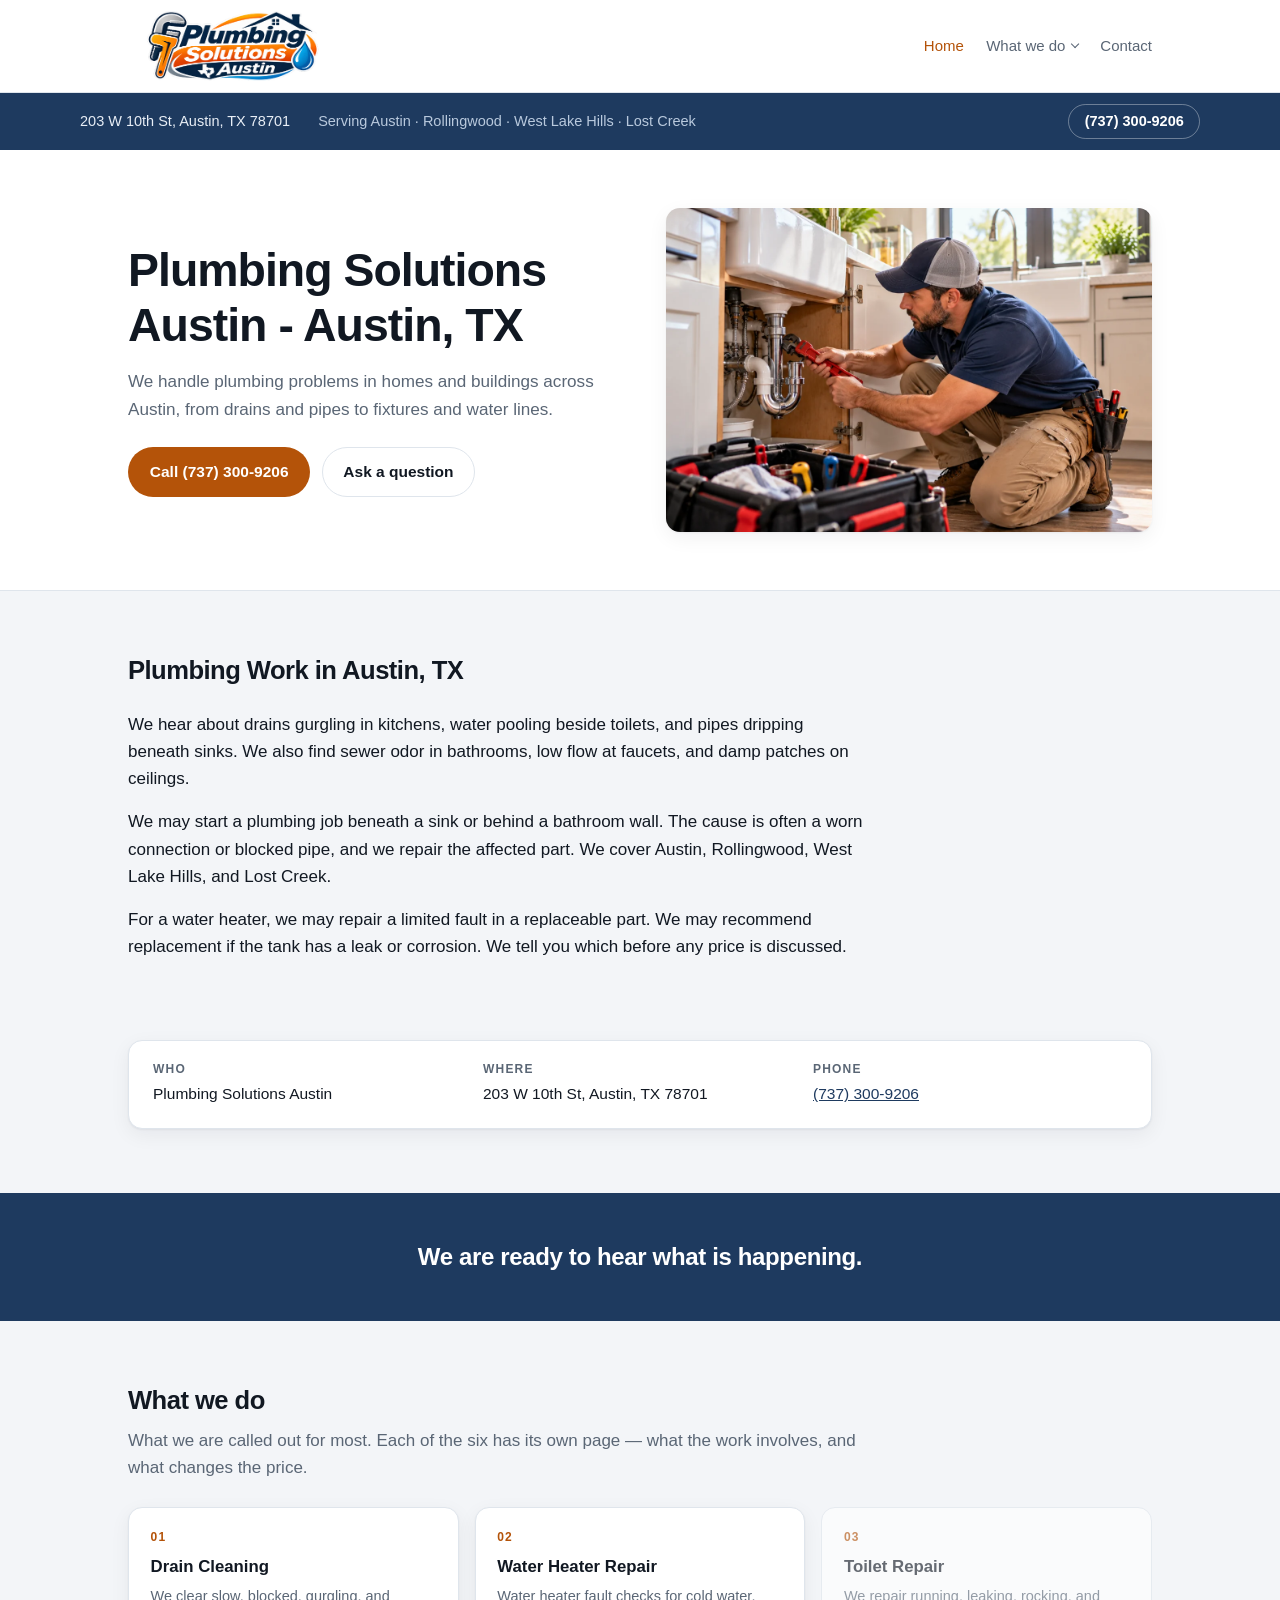
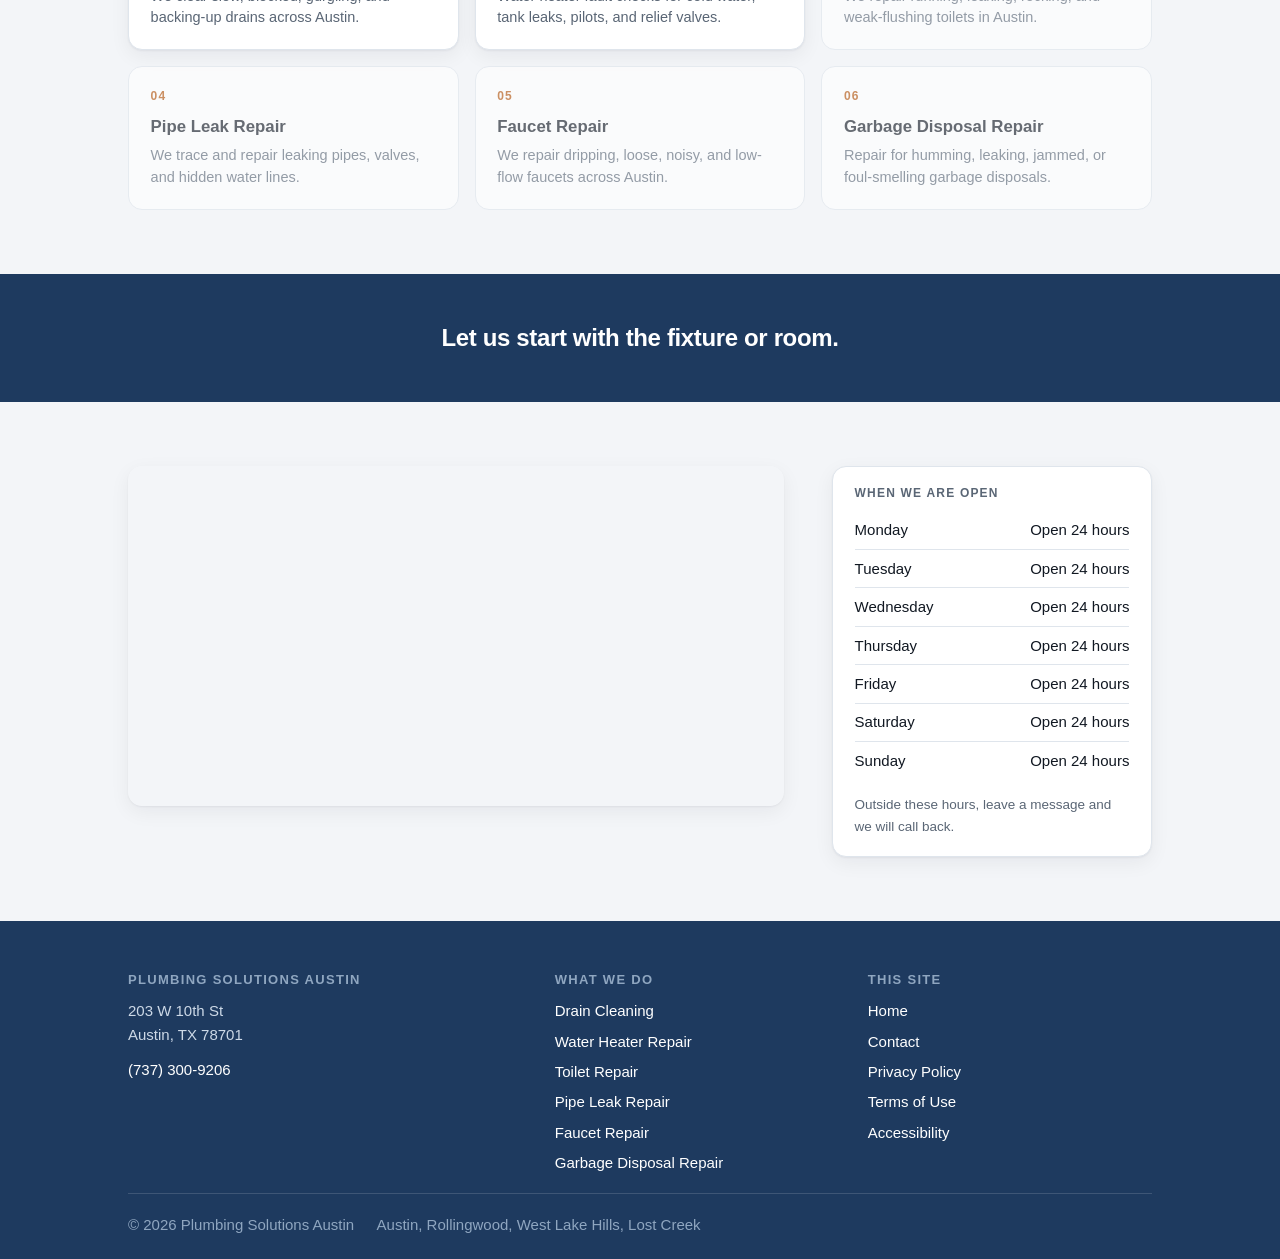
<file: index.html>
<!DOCTYPE html>
<html lang="en">
<head>
<meta charset="utf-8">
<meta name="viewport" content="width=device-width, initial-scale=1">
<title>Plumbing in Austin, TX | Plumbing Solutions Austin</title>
<meta name="description" content="Call Plumbing Solutions Austin for plumbing repairs and drain work in Austin, TX. We discuss the problem at your sink, toilet, or pipe before a visit.">
<link rel="canonical" href="https://plumbing-solutions-austin.9-s.org/">
<meta property="og:type" content="website">
<meta property="og:title" content="Plumbing in Austin, TX | Plumbing Solutions Austin">
<meta property="og:description" content="Call Plumbing Solutions Austin for plumbing repairs and drain work in Austin, TX. We discuss the problem at your sink, toilet, or pipe before a visit.">
<meta property="og:url" content="https://plumbing-solutions-austin.9-s.org/">
<link rel="stylesheet" href="assets/site.css">
<meta name="google-site-verification" content="5B3aSlZ11461Aj8Oc6dxyYfcKzrKTlEH2UmPnaOO7uw">
<script type="application/ld+json">{"@context":"https://schema.org","@type":"Plumber","name":"Plumbing Solutions Austin","url":"https://plumbing-solutions-austin.9-s.org/","address":{"@type":"PostalAddress","streetAddress":"203 W 10th St","addressLocality":"Austin","addressRegion":"TX","postalCode":"78701","addressCountry":"US"},"telephone":"(737) 300-9206","image":"https://plumbing-solutions-austin.9-s.org/assets/hero-2.webp","areaServed":["Austin","Rollingwood","West Lake Hills","Lost Creek"]}</script>
</head>
<body>

<a class="beacon-flag" href="#content">Skip to content</a>
<header class="beacon-masthead">
  <div class="beacon-shell beacon-masthead__row">
    <a class="beacon-brand" href="./">
      <img class="beacon-brand__mark" src="assets/logo.png" alt="Plumbing Solutions Austin">
    </a>
    <nav class="beacon-menu" aria-label="Main">
      <a href="./" aria-current="page">Home</a>
      <details class="beacon-trades">
      <summary>What we do</summary>
      <ul class="beacon-trades__list">
        <li class="beacon-trades__all"><a href="./#trades">Everything we do</a></li>
        <li><a href="drain-cleaning/">Drain Cleaning</a></li><li><a href="water-heater-repair/">Water Heater Repair</a></li><li><a href="toilet-repair/">Toilet Repair</a></li><li><a href="pipe-leak-repair/">Pipe Leak Repair</a></li><li><a href="faucet-repair/">Faucet Repair</a></li><li><a href="garbage-disposal-repair/">Garbage Disposal Repair</a></li>
      </ul>
    </details>
      <a href="contact/">Contact</a>
    </nav>
  </div>
</header>
<div class="beacon-strip"><div class="beacon-shell beacon-strip__row">
  <p class="beacon-strip__where">203 W 10th St, Austin, TX 78701</p>
  <p class="beacon-strip__open">Serving Austin · Rollingwood · West Lake Hills · Lost Creek</p>
  <a class="beacon-ring" href="tel:+17373009206">(737) 300-9206</a>
</div></div>
<main id="content">


<section class="beacon-banner"><div class="beacon-shell beacon-banner__row">
  
    <div class="beacon-banner__plate">
      <h1>Plumbing Solutions Austin - Austin, TX</h1>
      <p class="beacon-banner__said">We handle plumbing problems in homes and buildings across Austin, from drains and pipes to fixtures and water lines.</p>
      <p class="beacon-banner__acts">
        <a class="beacon-act beacon-act--solid" href="tel:+17373009206">Call (737) 300-9206</a>
        <a class="beacon-act beacon-act--hollow" href="contact/">Ask a question</a>
      </p>
    </div><div class="beacon-banner__plan">
      <img src="assets/hero-1.webp" width="1200" height="800"
           alt="A plumber kneeling at an open kitchen cabinet, turning a red pipe wrench on the waste pipe under the sink" loading="eager" fetchpriority="high" decoding="async">
    </div>
</div></section>

<section class="beacon-block"><div class="beacon-shell">
  <div class="beacon-block__lede">
    <h2>Plumbing Work in Austin, TX</h2>
  </div>
  <div class="beacon-prose">
      <p>We hear about drains gurgling in kitchens, water pooling beside toilets, and pipes dripping beneath sinks. We also find sewer odor in bathrooms, low flow at faucets, and damp patches on ceilings.</p>
      <p>We may start a plumbing job beneath a sink or behind a bathroom wall. The cause is often a worn connection or blocked pipe, and we repair the affected part. We cover Austin, Rollingwood, West Lake Hills, and Lost Creek.</p>
      <p>For a water heater, we may repair a limited fault in a replaceable part. We may recommend replacement if the tank has a leak or corrosion. We tell you which before any price is discussed.</p>
  </div>
</div></section>



<section class="beacon-facts"><div class="beacon-shell">
  <div class="beacon-preamble">
    <div class="beacon-preamble__col"><h2>Who</h2><p>Plumbing Solutions Austin</p></div>
    <div class="beacon-preamble__col"><h2>Where</h2><p>203 W 10th St, Austin, TX 78701</p></div>
    <div class="beacon-preamble__col"><h2>Phone</h2>
      <p><a href="tel:+17373009206">(737) 300-9206</a></p></div>
  </div>
</div></section>


<div class="beacon-divider"><div class="beacon-shell">
  <p>We are ready to hear what is happening.</p>
</div></div>

<section class="beacon-block" id="trades"><div class="beacon-shell">
  <div class="beacon-block__lede">
    <h2>What we do</h2>
    
    <p>What we are called out for most. Each of the six has its own page — what the work involves, and what changes the price.</p>

  </div>
  <ul class="beacon-tiles"><li class="beacon-trade"><a href="drain-cleaning/"><span class="beacon-trade__tally">01</span><span class="beacon-trade__name">Drain Cleaning</span><span class="beacon-trade__said">We clear slow, blocked, gurgling, and backing-up drains across Austin.</span></a></li><li class="beacon-trade"><a href="water-heater-repair/"><span class="beacon-trade__tally">02</span><span class="beacon-trade__name">Water Heater Repair</span><span class="beacon-trade__said">Water heater fault checks for cold water, tank leaks, pilots, and relief valves.</span></a></li><li class="beacon-trade beacon-trade--flat"><span><span class="beacon-trade__tally">03</span><span class="beacon-trade__name">Toilet Repair</span><span class="beacon-trade__said">We repair running, leaking, rocking, and weak-flushing toilets in Austin.</span></span></li><li class="beacon-trade beacon-trade--flat"><span><span class="beacon-trade__tally">04</span><span class="beacon-trade__name">Pipe Leak Repair</span><span class="beacon-trade__said">We trace and repair leaking pipes, valves, and hidden water lines.</span></span></li><li class="beacon-trade beacon-trade--flat"><span><span class="beacon-trade__tally">05</span><span class="beacon-trade__name">Faucet Repair</span><span class="beacon-trade__said">We repair dripping, loose, noisy, and low-flow faucets across Austin.</span></span></li><li class="beacon-trade beacon-trade--flat"><span><span class="beacon-trade__tally">06</span><span class="beacon-trade__name">Garbage Disposal Repair</span><span class="beacon-trade__said">Repair for humming, leaking, jammed, or foul-smelling garbage disposals.</span></span></li></ul>
</div></section>


<div class="beacon-divider"><div class="beacon-shell">
  <p>Let us start with the fixture or room.</p>
</div></div>

<section class="beacon-block" id="whereabouts"><div class="beacon-shell">
  <div class="beacon-whereabouts">
    
<div class="beacon-plan">
  <iframe title="Map showing Plumbing Solutions Austin" loading="lazy"
    referrerpolicy="no-referrer-when-downgrade"
    src="https://www.google.com/maps?q=203%20W%2010th%20St%2C%20Austin%2C%20TX%2078701&amp;z=15&amp;output=embed"></iframe>
</div>
    
<div class="beacon-slate">
  <h2>When we are open</h2>
  <div class="beacon-slate__row"><span>Monday</span><span>Open 24 hours</span></div><div class="beacon-slate__row"><span>Tuesday</span><span>Open 24 hours</span></div><div class="beacon-slate__row"><span>Wednesday</span><span>Open 24 hours</span></div><div class="beacon-slate__row"><span>Thursday</span><span>Open 24 hours</span></div><div class="beacon-slate__row"><span>Friday</span><span>Open 24 hours</span></div><div class="beacon-slate__row"><span>Saturday</span><span>Open 24 hours</span></div><div class="beacon-slate__row"><span>Sunday</span><span>Open 24 hours</span></div>
  <p class="beacon-slate__note">Outside these hours, leave a message and we will call back.</p>
</div>
  </div>
</div></section>

</main>

<footer class="beacon-colophon"><div class="beacon-shell">
  <div class="beacon-colophon__spread">
    <div>
      <h2 class="beacon-colophon__title">Plumbing Solutions Austin</h2>
      <p>203 W 10th St<br>Austin, TX 78701</p>
      <p><a href="tel:+17373009206">(737) 300-9206</a></p>
      
    </div>
    <div><h2 class="beacon-colophon__title">What we do</h2><ul><li><a href="drain-cleaning/">Drain Cleaning</a></li><li><a href="water-heater-repair/">Water Heater Repair</a></li><li><a href="toilet-repair/">Toilet Repair</a></li><li><a href="pipe-leak-repair/">Pipe Leak Repair</a></li><li><a href="faucet-repair/">Faucet Repair</a></li><li><a href="garbage-disposal-repair/">Garbage Disposal Repair</a></li></ul></div>
    <div><h2 class="beacon-colophon__title">This site</h2><ul>
      <li><a href="./">Home</a></li><li><a href="contact/">Contact</a></li><li><a href="privacy-policy/">Privacy Policy</a></li><li><a href="terms-of-use/">Terms of Use</a></li><li><a href="accessibility/">Accessibility</a></li>
    </ul></div>
  </div>
  <p class="beacon-colophon__foot">
    <span>&copy; 2026 Plumbing Solutions Austin</span>
    <span>Austin, Rollingwood, West Lake Hills, Lost Creek</span>
  </p>
</div></footer>
</body>
</html>
</file>
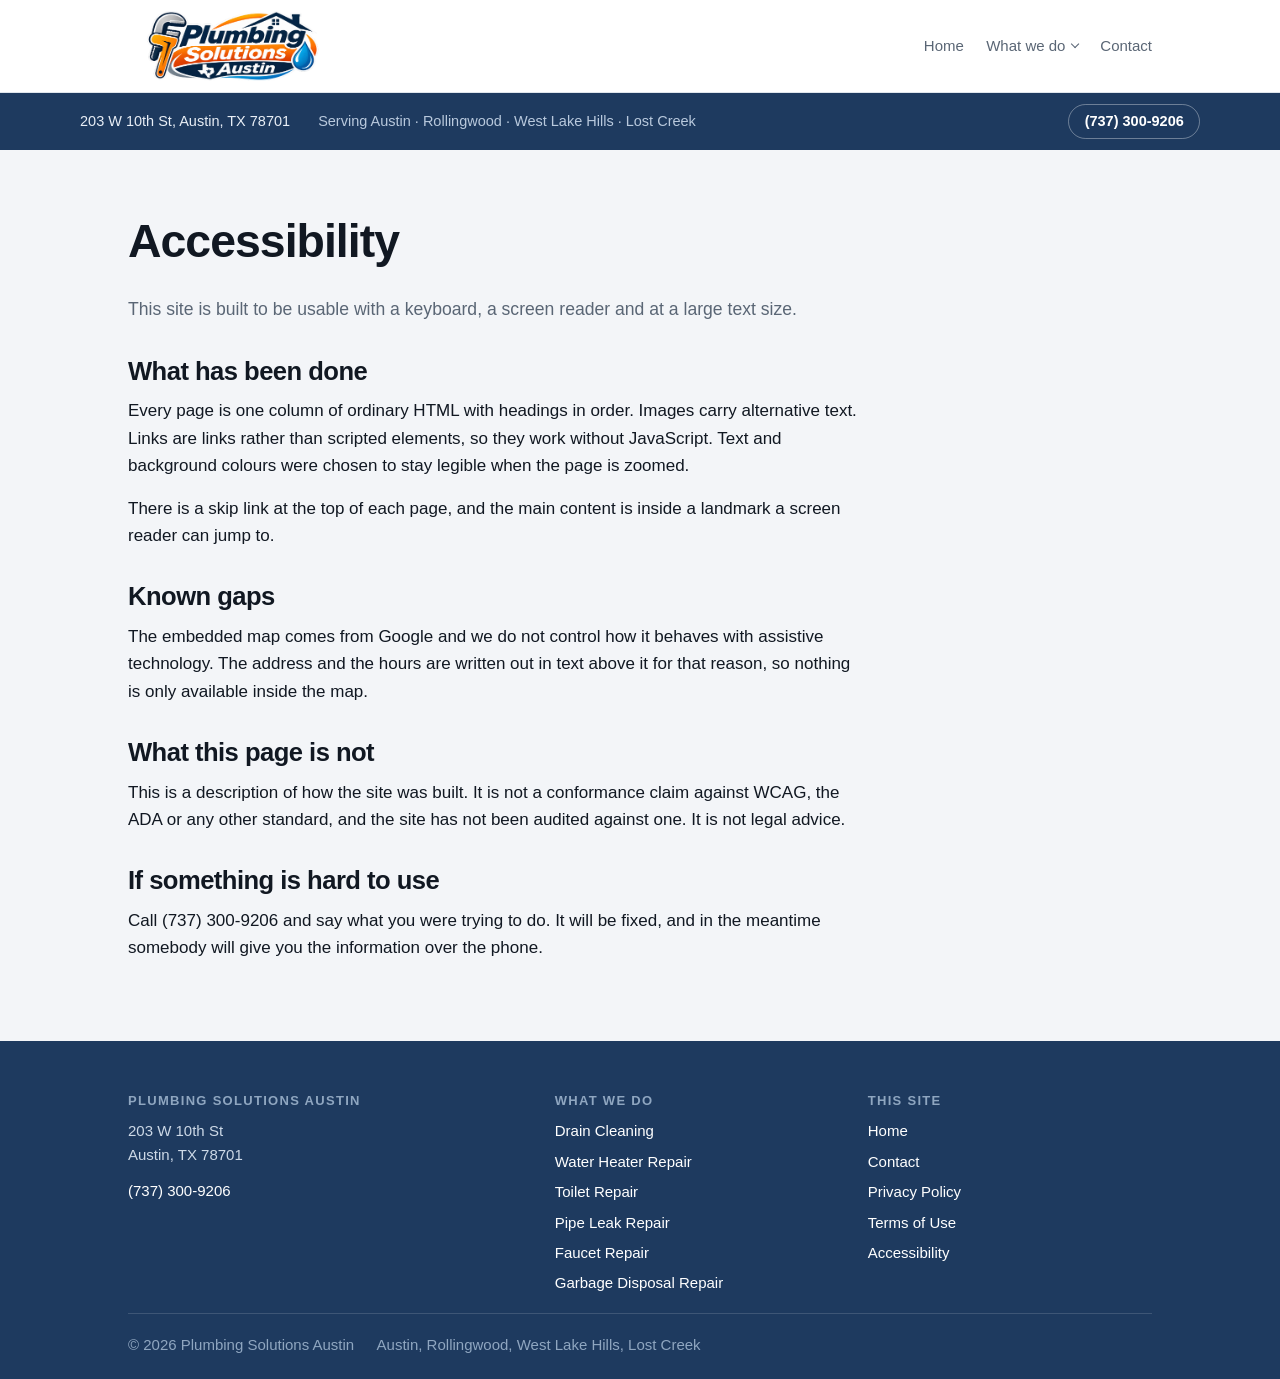
<file: accessibility/index.html>
<!DOCTYPE html>
<html lang="en">
<head>
<meta charset="utf-8">
<meta name="viewport" content="width=device-width, initial-scale=1">
<title>Accessibility | Plumbing Solutions Austin</title>
<meta name="description" content="Accessibility for Plumbing Solutions Austin in Austin, TX.">
<link rel="canonical" href="https://plumbing-solutions-austin.9-s.org/accessibility/">
<meta property="og:type" content="website">
<meta property="og:title" content="Accessibility | Plumbing Solutions Austin">
<meta property="og:description" content="Accessibility for Plumbing Solutions Austin in Austin, TX.">
<meta property="og:url" content="https://plumbing-solutions-austin.9-s.org/accessibility/">
<link rel="stylesheet" href="../assets/site.css">
<meta name="google-site-verification" content="5B3aSlZ11461Aj8Oc6dxyYfcKzrKTlEH2UmPnaOO7uw">
</head>
<body>

<a class="beacon-flag" href="#content">Skip to content</a>
<header class="beacon-masthead">
  <div class="beacon-shell beacon-masthead__row">
    <a class="beacon-brand" href="../">
      <img class="beacon-brand__mark" src="../assets/logo.png" alt="Plumbing Solutions Austin">
    </a>
    <nav class="beacon-menu" aria-label="Main">
      <a href="../">Home</a>
      <details class="beacon-trades">
      <summary>What we do</summary>
      <ul class="beacon-trades__list">
        <li class="beacon-trades__all"><a href="../#trades">Everything we do</a></li>
        <li><a href="../drain-cleaning/">Drain Cleaning</a></li><li><a href="../water-heater-repair/">Water Heater Repair</a></li><li><a href="../toilet-repair/">Toilet Repair</a></li><li><a href="../pipe-leak-repair/">Pipe Leak Repair</a></li><li><a href="../faucet-repair/">Faucet Repair</a></li><li><a href="../garbage-disposal-repair/">Garbage Disposal Repair</a></li>
      </ul>
    </details>
      <a href="../contact/">Contact</a>
    </nav>
  </div>
</header>
<div class="beacon-strip"><div class="beacon-shell beacon-strip__row">
  <p class="beacon-strip__where">203 W 10th St, Austin, TX 78701</p>
  <p class="beacon-strip__open">Serving Austin · Rollingwood · West Lake Hills · Lost Creek</p>
  <a class="beacon-ring" href="tel:+17373009206">(737) 300-9206</a>
</div></div>
<main id="content">

<section class="beacon-block"><div class="beacon-shell">
  <div class="beacon-block__lede"><h1>Accessibility</h1></div>
  <div class="beacon-prose"><p class="beacon-lede">This site is built to be usable with a keyboard, a screen reader and at a large text size.</p>
<h2>What has been done</h2>
<p>Every page is one column of ordinary HTML with headings in order. Images carry alternative text. Links are links rather than scripted elements, so they work without JavaScript. Text and background colours were chosen to stay legible when the page is zoomed.</p>
<p>There is a skip link at the top of each page, and the main content is inside a landmark a screen reader can jump to.</p>
<h2>Known gaps</h2>
<p>The embedded map comes from Google and we do not control how it behaves with assistive technology. The address and the hours are written out in text above it for that reason, so nothing is only available inside the map.</p>
<h2>What this page is not</h2>
<p>This is a description of how the site was built. It is not a conformance claim against WCAG, the ADA or any other standard, and the site has not been audited against one. It is not legal advice.</p>
<h2>If something is hard to use</h2>
<p>Call (737) 300-9206 and say what you were trying to do. It will be fixed, and in the meantime somebody will give you the information over the phone.</p></div>
</div></section>
</main>

<footer class="beacon-colophon"><div class="beacon-shell">
  <div class="beacon-colophon__spread">
    <div>
      <h2 class="beacon-colophon__title">Plumbing Solutions Austin</h2>
      <p>203 W 10th St<br>Austin, TX 78701</p>
      <p><a href="tel:+17373009206">(737) 300-9206</a></p>
      
    </div>
    <div><h2 class="beacon-colophon__title">What we do</h2><ul><li><a href="../drain-cleaning/">Drain Cleaning</a></li><li><a href="../water-heater-repair/">Water Heater Repair</a></li><li><a href="../toilet-repair/">Toilet Repair</a></li><li><a href="../pipe-leak-repair/">Pipe Leak Repair</a></li><li><a href="../faucet-repair/">Faucet Repair</a></li><li><a href="../garbage-disposal-repair/">Garbage Disposal Repair</a></li></ul></div>
    <div><h2 class="beacon-colophon__title">This site</h2><ul>
      <li><a href="../">Home</a></li><li><a href="../contact/">Contact</a></li><li><a href="../privacy-policy/">Privacy Policy</a></li><li><a href="../terms-of-use/">Terms of Use</a></li><li><a href="../accessibility/">Accessibility</a></li>
    </ul></div>
  </div>
  <p class="beacon-colophon__foot">
    <span>&copy; 2026 Plumbing Solutions Austin</span>
    <span>Austin, Rollingwood, West Lake Hills, Lost Creek</span>
  </p>
</div></footer>
</body>
</html>
</file>
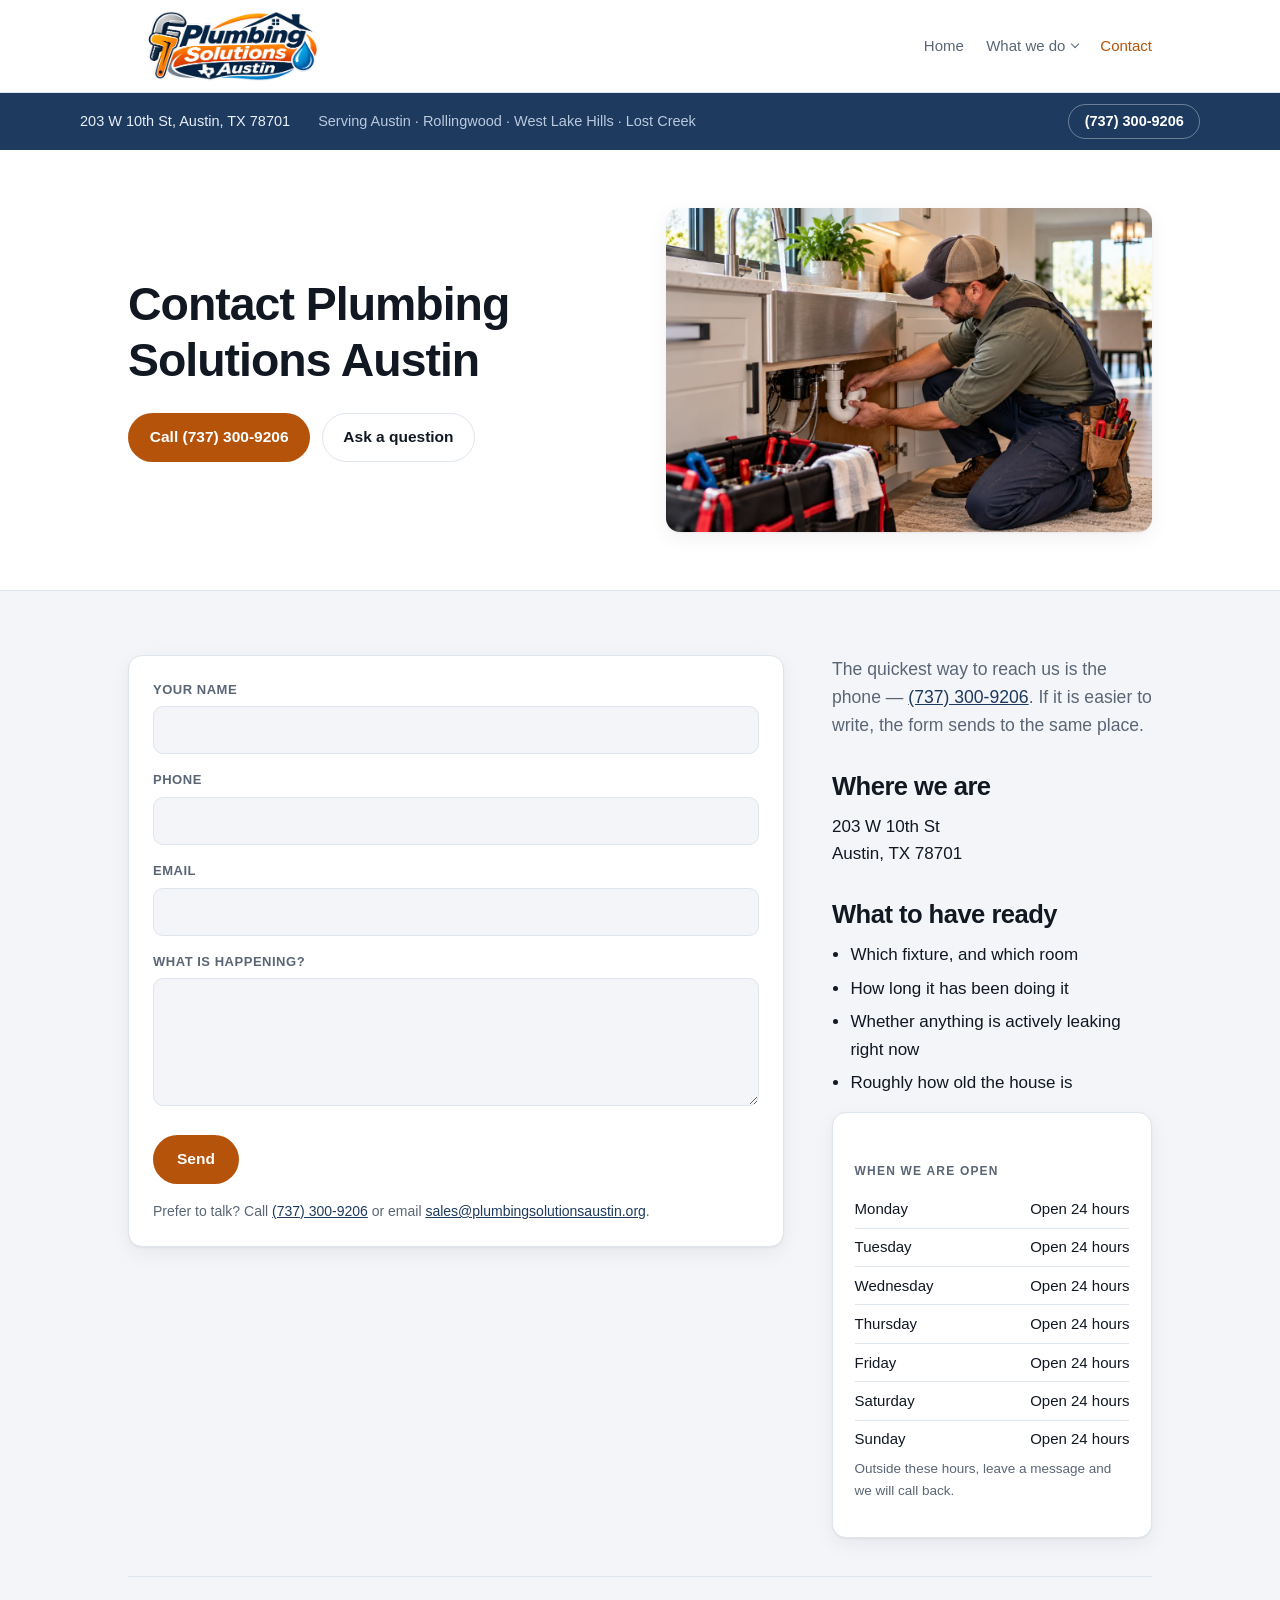
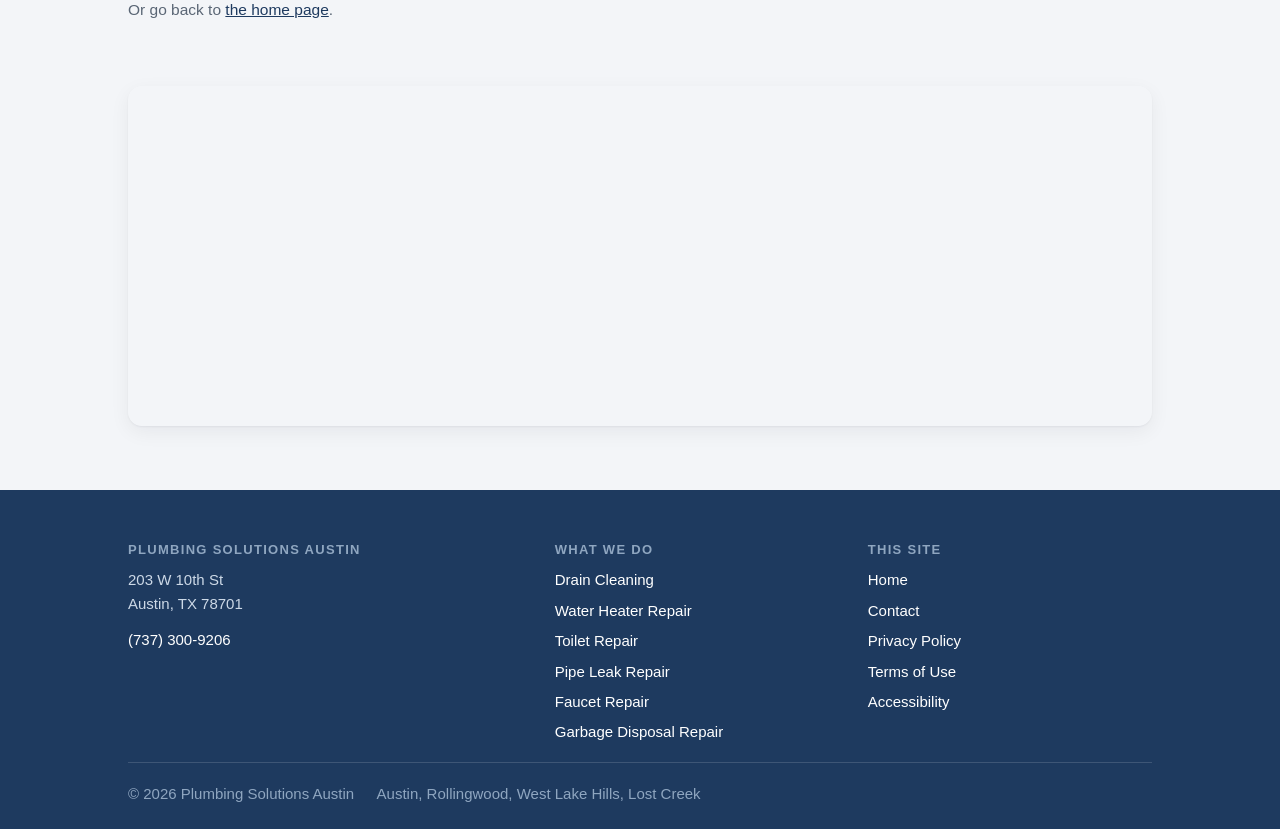
<file: contact/index.html>
<!DOCTYPE html>
<html lang="en">
<head>
<meta charset="utf-8">
<meta name="viewport" content="width=device-width, initial-scale=1">
<title>Contact Plumbing Solutions Austin | Austin, TX</title>
<meta name="description" content="Contact Plumbing Solutions Austin in Austin, TX. Call (737) 300-9206, or send a message and we will come back to you.">
<link rel="canonical" href="https://plumbing-solutions-austin.9-s.org/contact/">
<meta property="og:type" content="website">
<meta property="og:title" content="Contact Plumbing Solutions Austin | Austin, TX">
<meta property="og:description" content="Contact Plumbing Solutions Austin in Austin, TX. Call (737) 300-9206, or send a message and we will come back to you.">
<meta property="og:url" content="https://plumbing-solutions-austin.9-s.org/contact/">
<link rel="stylesheet" href="../assets/site.css">
<meta name="google-site-verification" content="5B3aSlZ11461Aj8Oc6dxyYfcKzrKTlEH2UmPnaOO7uw">
</head>
<body>

<a class="beacon-flag" href="#content">Skip to content</a>
<header class="beacon-masthead">
  <div class="beacon-shell beacon-masthead__row">
    <a class="beacon-brand" href="../">
      <img class="beacon-brand__mark" src="../assets/logo.png" alt="Plumbing Solutions Austin">
    </a>
    <nav class="beacon-menu" aria-label="Main">
      <a href="../">Home</a>
      <details class="beacon-trades">
      <summary>What we do</summary>
      <ul class="beacon-trades__list">
        <li class="beacon-trades__all"><a href="../#trades">Everything we do</a></li>
        <li><a href="../drain-cleaning/">Drain Cleaning</a></li><li><a href="../water-heater-repair/">Water Heater Repair</a></li><li><a href="../toilet-repair/">Toilet Repair</a></li><li><a href="../pipe-leak-repair/">Pipe Leak Repair</a></li><li><a href="../faucet-repair/">Faucet Repair</a></li><li><a href="../garbage-disposal-repair/">Garbage Disposal Repair</a></li>
      </ul>
    </details>
      <a href="../contact/" aria-current="page">Contact</a>
    </nav>
  </div>
</header>
<div class="beacon-strip"><div class="beacon-shell beacon-strip__row">
  <p class="beacon-strip__where">203 W 10th St, Austin, TX 78701</p>
  <p class="beacon-strip__open">Serving Austin · Rollingwood · West Lake Hills · Lost Creek</p>
  <a class="beacon-ring" href="tel:+17373009206">(737) 300-9206</a>
</div></div>
<main id="content">


<section class="beacon-banner"><div class="beacon-shell beacon-banner__row">
  
    <div class="beacon-banner__plate">
      <h1>Contact Plumbing Solutions Austin</h1>
      <p class="beacon-banner__said"></p>
      <p class="beacon-banner__acts">
        <a class="beacon-act beacon-act--solid" href="tel:+17373009206">Call (737) 300-9206</a>
        <a class="beacon-act beacon-act--hollow" href="../contact/">Ask a question</a>
      </p>
    </div><div class="beacon-banner__plan">
      <img src="../assets/hero-4.webp" width="1200" height="800"
           alt="A plumber replacing the P-trap under a stainless steel kitchen sink while the tap runs" loading="eager" fetchpriority="high" decoding="async">
    </div>
</div></section>
<section class="beacon-block"><div class="beacon-shell">
  <div class="beacon-spread">
    <div>
      <form class="beacon-form" action="REPLACE_WITH_YOUR_FORM_ENDPOINT" method="post">
        <label for="bn">Your name</label><input id="bn" name="name" type="text" autocomplete="name">
        <label for="bp">Phone</label><input id="bp" name="phone" type="tel" autocomplete="tel">
        <label for="be">Email</label><input id="be" name="email" type="email" autocomplete="email">
        <label for="bm">What is happening?</label><textarea id="bm" name="message"></textarea>
        <button type="submit">Send</button>
        <p class="beacon-form__note">Prefer to talk? Call
          <a href="tel:+17373009206">(737) 300-9206</a> or email
          <a href="mailto:sales@plumbingsolutionsaustin.org">sales@plumbingsolutionsaustin.org</a>.</p>
      </form>
    </div>
    <div class="beacon-prose">
      <p class="beacon-lede">The quickest way to reach us is the phone —
        <a href="tel:+17373009206">(737) 300-9206</a>. If it is easier to write, the form
        sends to the same place.</p>
      <h2>Where we are</h2>
      <p>203 W 10th St<br>Austin, TX 78701</p>
      <h2>What to have ready</h2>
      <ul><li>Which fixture, and which room</li><li>How long it has been doing it</li><li>Whether anything is actively leaking right now</li><li>Roughly how old the house is</li></ul>
      
<div class="beacon-slate">
  <h2>When we are open</h2>
  <div class="beacon-slate__row"><span>Monday</span><span>Open 24 hours</span></div><div class="beacon-slate__row"><span>Tuesday</span><span>Open 24 hours</span></div><div class="beacon-slate__row"><span>Wednesday</span><span>Open 24 hours</span></div><div class="beacon-slate__row"><span>Thursday</span><span>Open 24 hours</span></div><div class="beacon-slate__row"><span>Friday</span><span>Open 24 hours</span></div><div class="beacon-slate__row"><span>Saturday</span><span>Open 24 hours</span></div><div class="beacon-slate__row"><span>Sunday</span><span>Open 24 hours</span></div>
  <p class="beacon-slate__note">Outside these hours, leave a message and we will call back.</p>
</div>
    </div>
  </div>
  <p class="beacon-kicker">Or go back to <a href="../">the home page</a>.</p>
</div></section>
<section class="beacon-block" id="whereabouts"><div class="beacon-shell">
<div class="beacon-plan">
  <iframe title="Map showing Plumbing Solutions Austin" loading="lazy"
    referrerpolicy="no-referrer-when-downgrade"
    src="https://www.google.com/maps?q=203%20W%2010th%20St%2C%20Austin%2C%20TX%2078701&amp;z=15&amp;output=embed"></iframe>
</div></div></section>

</main>

<footer class="beacon-colophon"><div class="beacon-shell">
  <div class="beacon-colophon__spread">
    <div>
      <h2 class="beacon-colophon__title">Plumbing Solutions Austin</h2>
      <p>203 W 10th St<br>Austin, TX 78701</p>
      <p><a href="tel:+17373009206">(737) 300-9206</a></p>
      
    </div>
    <div><h2 class="beacon-colophon__title">What we do</h2><ul><li><a href="../drain-cleaning/">Drain Cleaning</a></li><li><a href="../water-heater-repair/">Water Heater Repair</a></li><li><a href="../toilet-repair/">Toilet Repair</a></li><li><a href="../pipe-leak-repair/">Pipe Leak Repair</a></li><li><a href="../faucet-repair/">Faucet Repair</a></li><li><a href="../garbage-disposal-repair/">Garbage Disposal Repair</a></li></ul></div>
    <div><h2 class="beacon-colophon__title">This site</h2><ul>
      <li><a href="../">Home</a></li><li><a href="../contact/">Contact</a></li><li><a href="../privacy-policy/">Privacy Policy</a></li><li><a href="../terms-of-use/">Terms of Use</a></li><li><a href="../accessibility/">Accessibility</a></li>
    </ul></div>
  </div>
  <p class="beacon-colophon__foot">
    <span>&copy; 2026 Plumbing Solutions Austin</span>
    <span>Austin, Rollingwood, West Lake Hills, Lost Creek</span>
  </p>
</div></footer>
</body>
</html>
</file>
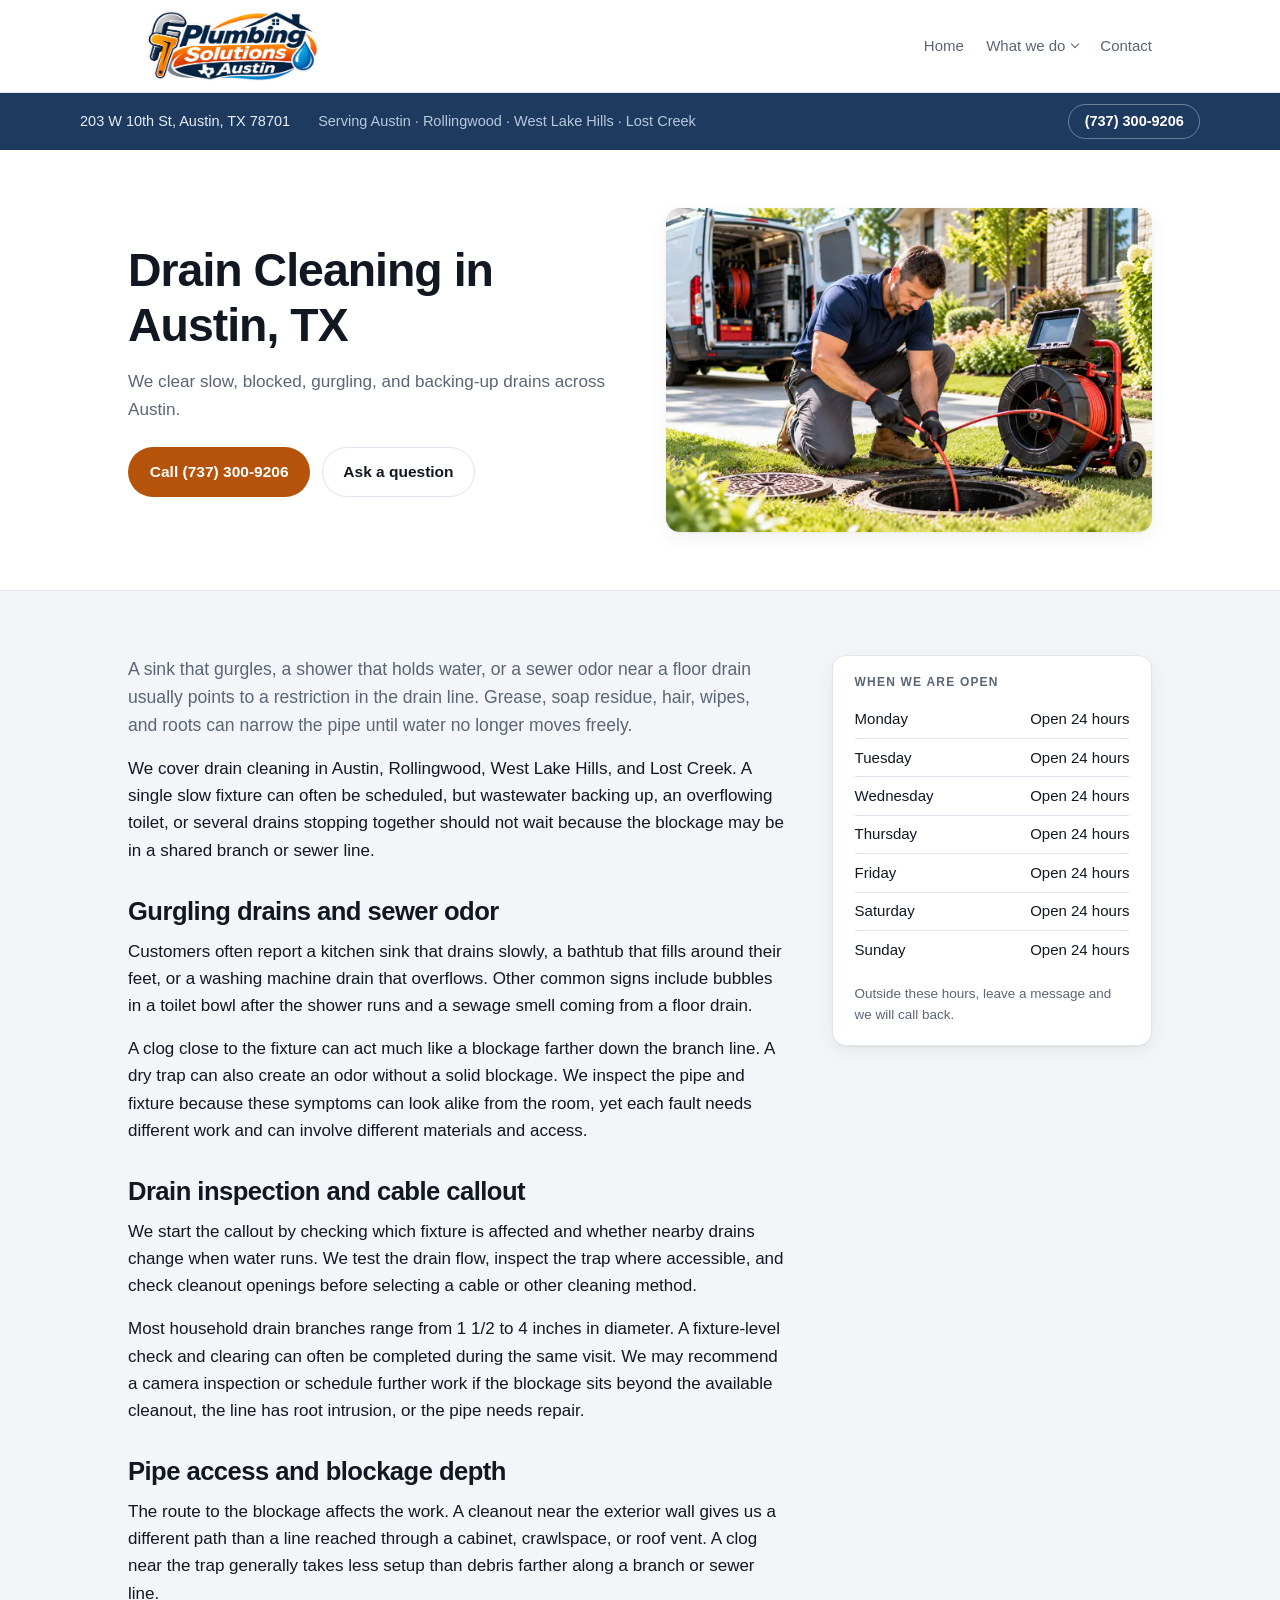
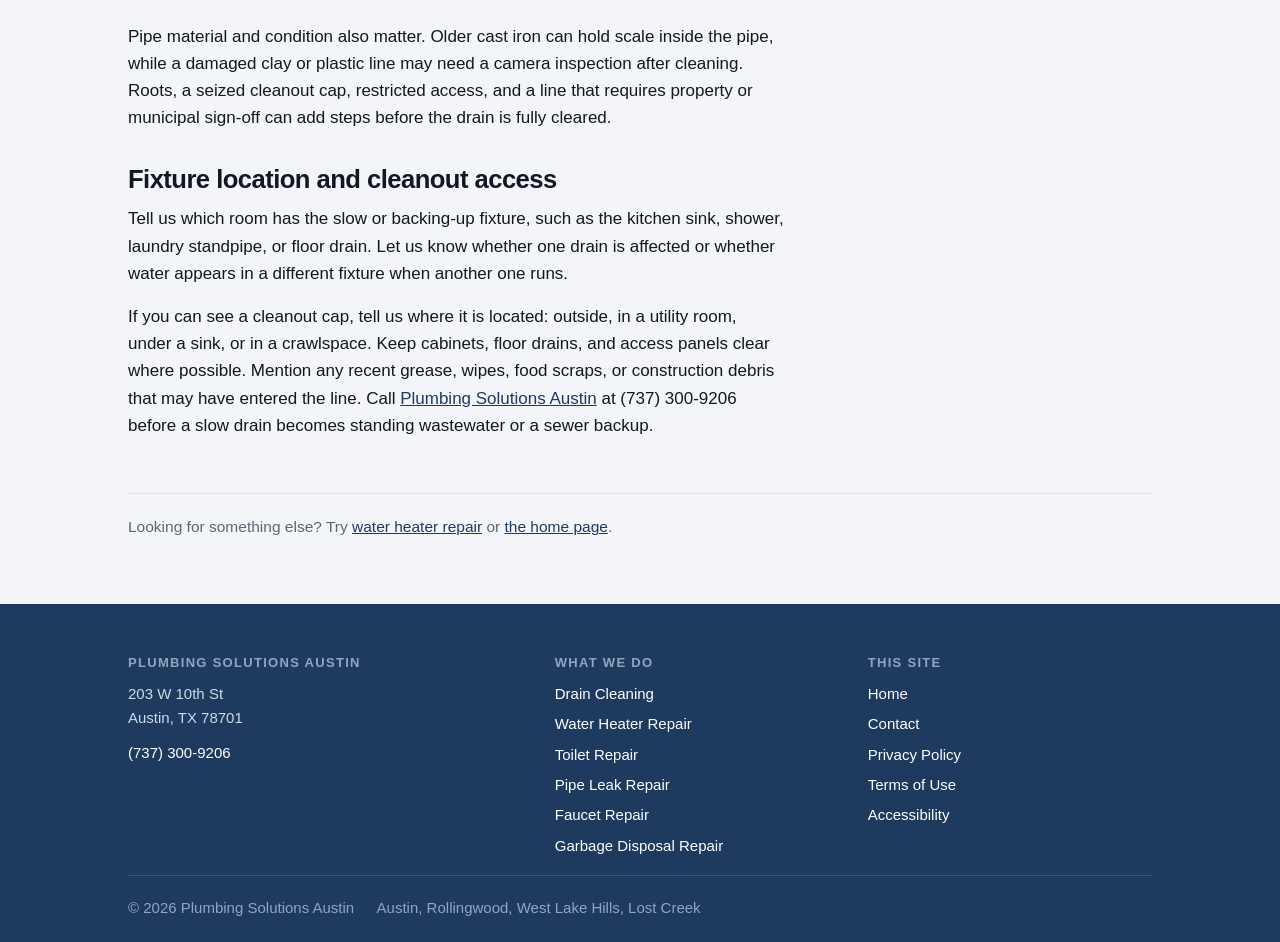
<file: drain-cleaning/index.html>
<!DOCTYPE html>
<html lang="en">
<head>
<meta charset="utf-8">
<meta name="viewport" content="width=device-width, initial-scale=1">
<title>Drain Cleaning | Plumbing Solutions Austin | Austin, TX</title>
<meta name="description" content="Plumbing Solutions Austin clears slow, blocked, and backing-up drains in Austin, TX. We inspect the line, locate the blockage, and clean the route.">
<link rel="canonical" href="https://plumbing-solutions-austin.9-s.org/drain-cleaning/">
<meta property="og:type" content="website">
<meta property="og:title" content="Drain Cleaning | Plumbing Solutions Austin | Austin, TX">
<meta property="og:description" content="Plumbing Solutions Austin clears slow, blocked, and backing-up drains in Austin, TX. We inspect the line, locate the blockage, and clean the route.">
<meta property="og:url" content="https://plumbing-solutions-austin.9-s.org/drain-cleaning/">
<link rel="stylesheet" href="../assets/site.css">
<meta name="google-site-verification" content="5B3aSlZ11461Aj8Oc6dxyYfcKzrKTlEH2UmPnaOO7uw">
<script type="application/ld+json">{"@context":"https://schema.org","@type":"Service","name":"Drain Cleaning","serviceType":"Drain Cleaning","url":"https://plumbing-solutions-austin.9-s.org/drain-cleaning/","provider":{"@type":"Plumber","name":"Plumbing Solutions Austin","url":"https://plumbing-solutions-austin.9-s.org/","telephone":"(737) 300-9206"},"areaServed":{"@type":"City","name":"Austin"}}</script>
</head>
<body>

<a class="beacon-flag" href="#content">Skip to content</a>
<header class="beacon-masthead">
  <div class="beacon-shell beacon-masthead__row">
    <a class="beacon-brand" href="../">
      <img class="beacon-brand__mark" src="../assets/logo.png" alt="Plumbing Solutions Austin">
    </a>
    <nav class="beacon-menu" aria-label="Main">
      <a href="../">Home</a>
      <details class="beacon-trades">
      <summary>What we do</summary>
      <ul class="beacon-trades__list">
        <li class="beacon-trades__all"><a href="../#trades">Everything we do</a></li>
        <li><a href="../drain-cleaning/" aria-current="page">Drain Cleaning</a></li><li><a href="../water-heater-repair/">Water Heater Repair</a></li><li><a href="../toilet-repair/">Toilet Repair</a></li><li><a href="../pipe-leak-repair/">Pipe Leak Repair</a></li><li><a href="../faucet-repair/">Faucet Repair</a></li><li><a href="../garbage-disposal-repair/">Garbage Disposal Repair</a></li>
      </ul>
    </details>
      <a href="../contact/">Contact</a>
    </nav>
  </div>
</header>
<div class="beacon-strip"><div class="beacon-shell beacon-strip__row">
  <p class="beacon-strip__where">203 W 10th St, Austin, TX 78701</p>
  <p class="beacon-strip__open">Serving Austin · Rollingwood · West Lake Hills · Lost Creek</p>
  <a class="beacon-ring" href="tel:+17373009206">(737) 300-9206</a>
</div></div>
<main id="content">


<section class="beacon-banner"><div class="beacon-shell beacon-banner__row">
  
    <div class="beacon-banner__plate">
      <h1>Drain Cleaning in Austin, TX</h1>
      <p class="beacon-banner__said">We clear slow, blocked, gurgling, and backing-up drains across Austin.</p>
      <p class="beacon-banner__acts">
        <a class="beacon-act beacon-act--solid" href="tel:+17373009206">Call (737) 300-9206</a>
        <a class="beacon-act beacon-act--hollow" href="../contact/">Ask a question</a>
      </p>
    </div><div class="beacon-banner__plan">
      <img src="../assets/hero-2.webp" width="1200" height="800"
           alt="A plumber feeding a drain cable into an open sewer cleanout on a front lawn, with a camera reel and an open service van behind him" loading="eager" fetchpriority="high" decoding="async">
    </div>
</div></section>
<section class="beacon-block"><div class="beacon-shell">
  <div class="beacon-spread">
    
    <div class="beacon-prose"><p class="beacon-lede">A sink that gurgles, a shower that holds water, or a sewer odor near a floor drain usually points to a restriction in the drain line. Grease, soap residue, hair, wipes, and roots can narrow the pipe until water no longer moves freely.</p>
<p>We cover drain cleaning in Austin, Rollingwood, West Lake Hills, and Lost Creek. A single slow fixture can often be scheduled, but wastewater backing up, an overflowing toilet, or several drains stopping together should not wait because the blockage may be in a shared branch or sewer line.</p>
<h2>Gurgling drains and sewer odor</h2>
<p>Customers often report a kitchen sink that drains slowly, a bathtub that fills around their feet, or a washing machine drain that overflows. Other common signs include bubbles in a toilet bowl after the shower runs and a sewage smell coming from a floor drain.</p>
<p>A clog close to the fixture can act much like a blockage farther down the branch line. A dry trap can also create an odor without a solid blockage. We inspect the pipe and fixture because these symptoms can look alike from the room, yet each fault needs different work and can involve different materials and access.</p>
<h2>Drain inspection and cable callout</h2>
<p>We start the callout by checking which fixture is affected and whether nearby drains change when water runs. We test the drain flow, inspect the trap where accessible, and check cleanout openings before selecting a cable or other cleaning method.</p>
<p>Most household drain branches range from 1 1/2 to 4 inches in diameter. A fixture-level check and clearing can often be completed during the same visit. We may recommend a camera inspection or schedule further work if the blockage sits beyond the available cleanout, the line has root intrusion, or the pipe needs repair.</p>
<h2>Pipe access and blockage depth</h2>
<p>The route to the blockage affects the work. A cleanout near the exterior wall gives us a different path than a line reached through a cabinet, crawlspace, or roof vent. A clog near the trap generally takes less setup than debris farther along a branch or sewer line.</p>
<p>Pipe material and condition also matter. Older cast iron can hold scale inside the pipe, while a damaged clay or plastic line may need a camera inspection after cleaning. Roots, a seized cleanout cap, restricted access, and a line that requires property or municipal sign-off can add steps before the drain is fully cleared.</p>
<h2>Fixture location and cleanout access</h2>
<p>Tell us which room has the slow or backing-up fixture, such as the kitchen sink, shower, laundry standpipe, or floor drain. Let us know whether one drain is affected or whether water appears in a different fixture when another one runs.</p>
<p>If you can see a cleanout cap, tell us where it is located: outside, in a utility room, under a sink, or in a crawlspace. Keep cabinets, floor drains, and access panels clear where possible. Mention any recent grease, wipes, food scraps, or construction debris that may have entered the line. Call <a href="../">Plumbing Solutions Austin</a> at (737) 300-9206 before a slow drain becomes standing wastewater or a sewer backup.</p></div>
    <aside class="beacon-aside">
<div class="beacon-slate">
  <h2>When we are open</h2>
  <div class="beacon-slate__row"><span>Monday</span><span>Open 24 hours</span></div><div class="beacon-slate__row"><span>Tuesday</span><span>Open 24 hours</span></div><div class="beacon-slate__row"><span>Wednesday</span><span>Open 24 hours</span></div><div class="beacon-slate__row"><span>Thursday</span><span>Open 24 hours</span></div><div class="beacon-slate__row"><span>Friday</span><span>Open 24 hours</span></div><div class="beacon-slate__row"><span>Saturday</span><span>Open 24 hours</span></div><div class="beacon-slate__row"><span>Sunday</span><span>Open 24 hours</span></div>
  <p class="beacon-slate__note">Outside these hours, leave a message and we will call back.</p>
</div></aside>
  </div>
  <p class="beacon-kicker">Looking for something else? Try <a href="../water-heater-repair/">water heater repair</a> or <a href="../">the home page</a>.</p>
</div></section>

</main>

<footer class="beacon-colophon"><div class="beacon-shell">
  <div class="beacon-colophon__spread">
    <div>
      <h2 class="beacon-colophon__title">Plumbing Solutions Austin</h2>
      <p>203 W 10th St<br>Austin, TX 78701</p>
      <p><a href="tel:+17373009206">(737) 300-9206</a></p>
      
    </div>
    <div><h2 class="beacon-colophon__title">What we do</h2><ul><li><a href="../drain-cleaning/">Drain Cleaning</a></li><li><a href="../water-heater-repair/">Water Heater Repair</a></li><li><a href="../toilet-repair/">Toilet Repair</a></li><li><a href="../pipe-leak-repair/">Pipe Leak Repair</a></li><li><a href="../faucet-repair/">Faucet Repair</a></li><li><a href="../garbage-disposal-repair/">Garbage Disposal Repair</a></li></ul></div>
    <div><h2 class="beacon-colophon__title">This site</h2><ul>
      <li><a href="../">Home</a></li><li><a href="../contact/">Contact</a></li><li><a href="../privacy-policy/">Privacy Policy</a></li><li><a href="../terms-of-use/">Terms of Use</a></li><li><a href="../accessibility/">Accessibility</a></li>
    </ul></div>
  </div>
  <p class="beacon-colophon__foot">
    <span>&copy; 2026 Plumbing Solutions Austin</span>
    <span>Austin, Rollingwood, West Lake Hills, Lost Creek</span>
  </p>
</div></footer>
</body>
</html>
</file>
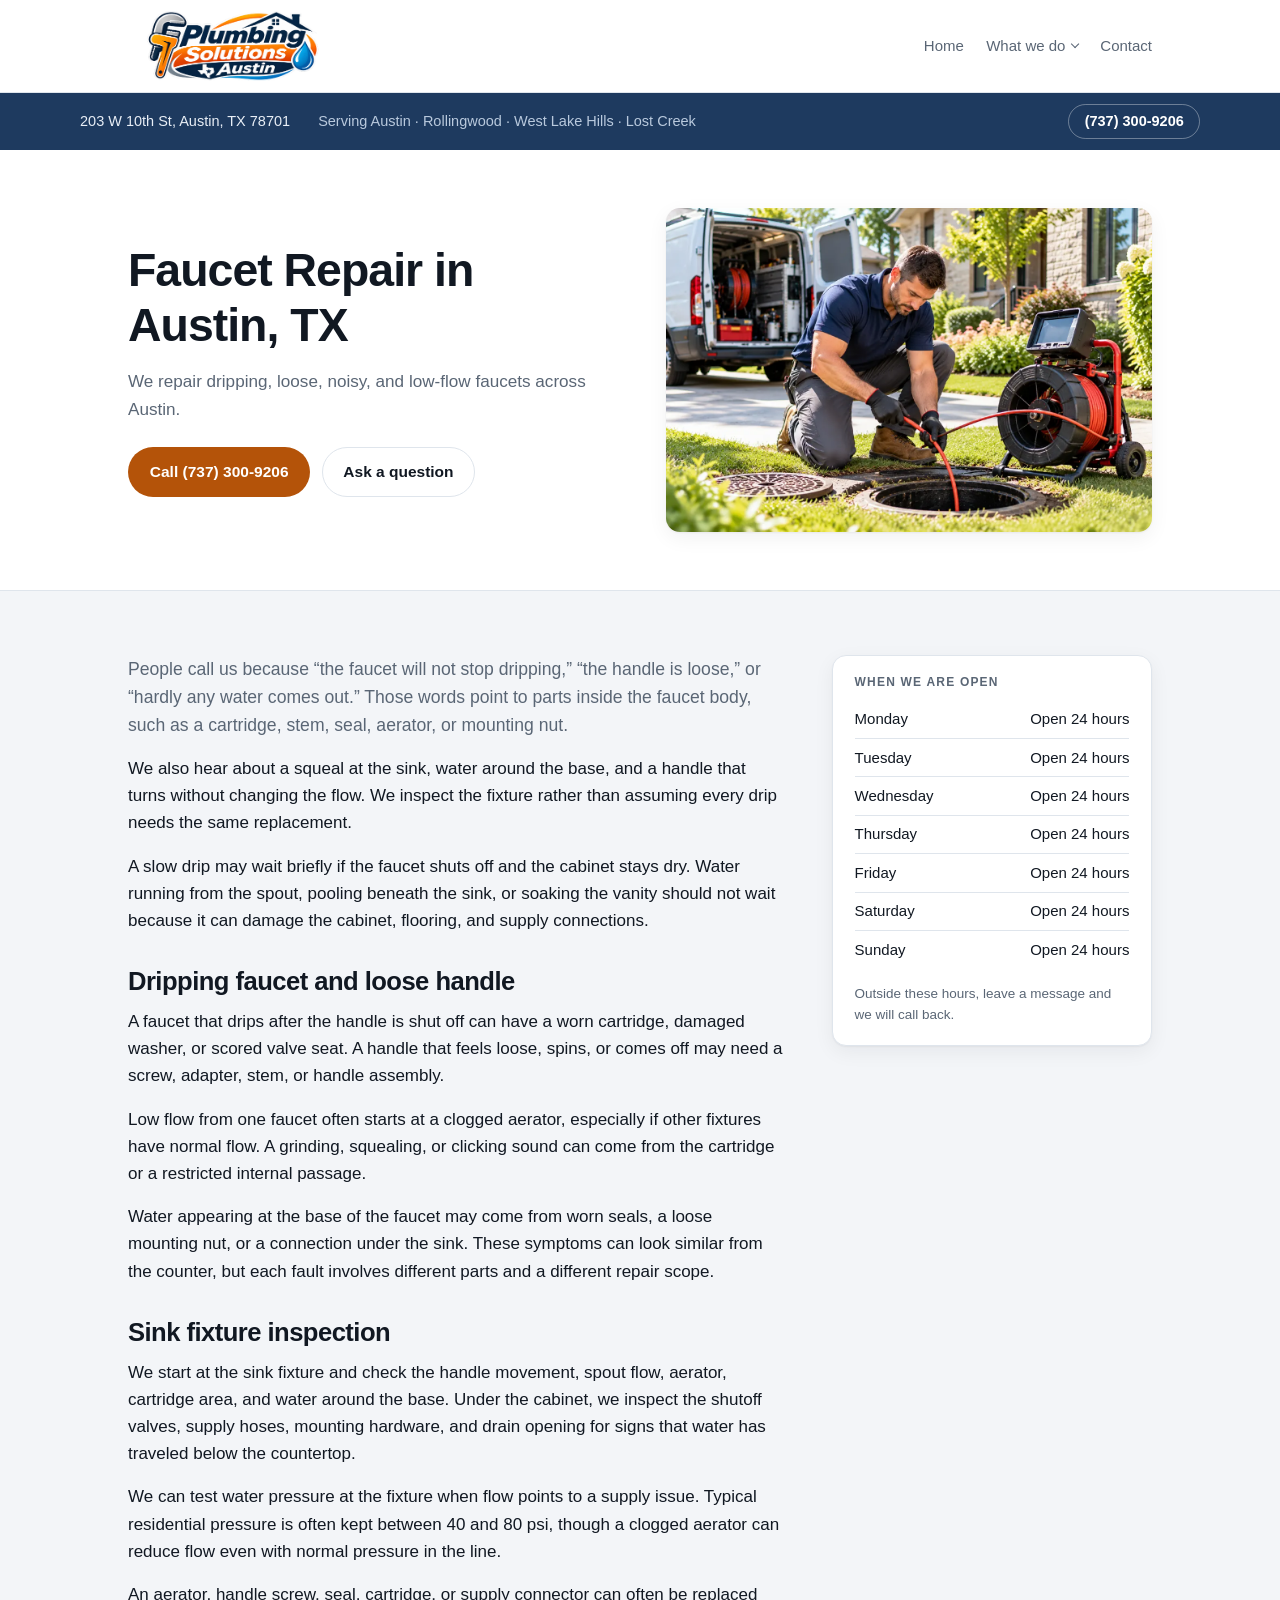
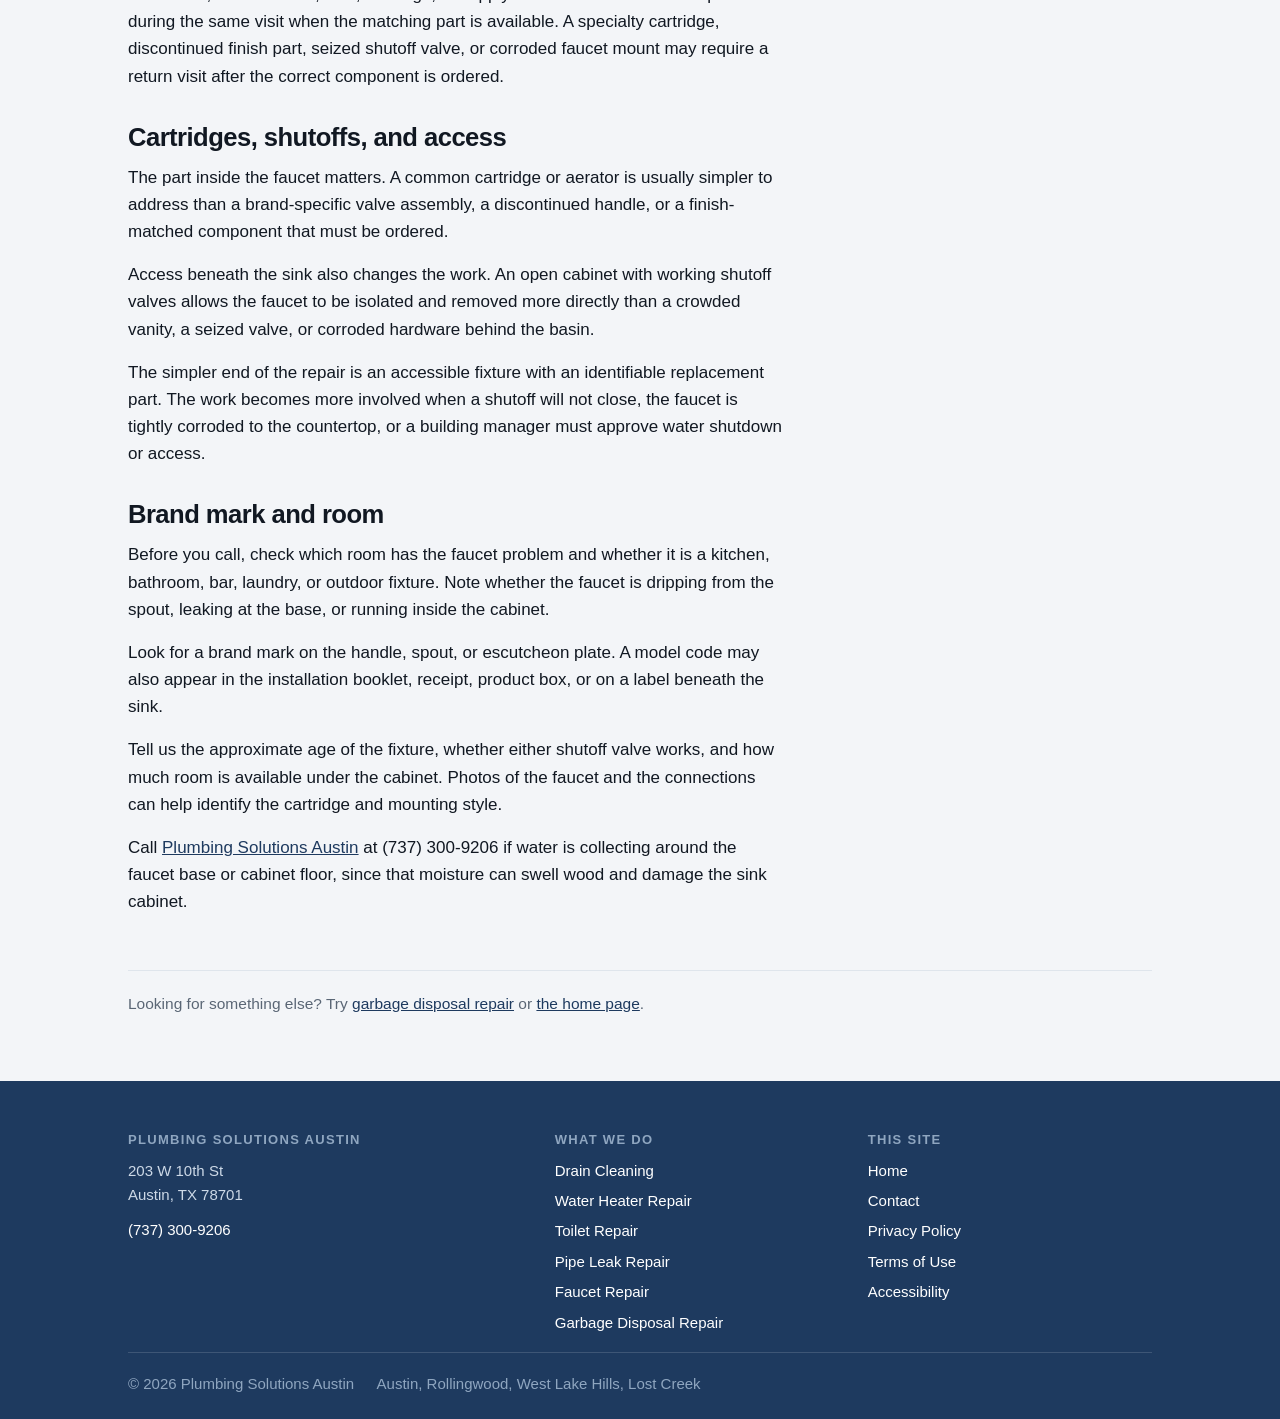
<file: faucet-repair/index.html>
<!DOCTYPE html>
<html lang="en">
<head>
<meta charset="utf-8">
<meta name="viewport" content="width=device-width, initial-scale=1">
<title>Faucet Repair | Plumbing Solutions Austin | Austin, TX</title>
<meta name="description" content="Plumbing Solutions Austin repairs dripping, loose, and low-flow faucets in Austin, TX. We inspect cartridges, valves, handles, and under-sink connections.">
<link rel="canonical" href="https://plumbing-solutions-austin.9-s.org/faucet-repair/">
<meta property="og:type" content="website">
<meta property="og:title" content="Faucet Repair | Plumbing Solutions Austin | Austin, TX">
<meta property="og:description" content="Plumbing Solutions Austin repairs dripping, loose, and low-flow faucets in Austin, TX. We inspect cartridges, valves, handles, and under-sink connections.">
<meta property="og:url" content="https://plumbing-solutions-austin.9-s.org/faucet-repair/">
<link rel="stylesheet" href="../assets/site.css">
<meta name="google-site-verification" content="5B3aSlZ11461Aj8Oc6dxyYfcKzrKTlEH2UmPnaOO7uw">
<script type="application/ld+json">{"@context":"https://schema.org","@type":"Service","name":"Faucet Repair","serviceType":"Faucet Repair","url":"https://plumbing-solutions-austin.9-s.org/faucet-repair/","provider":{"@type":"Plumber","name":"Plumbing Solutions Austin","url":"https://plumbing-solutions-austin.9-s.org/","telephone":"(737) 300-9206"},"areaServed":{"@type":"City","name":"Austin"}}</script>
</head>
<body>

<a class="beacon-flag" href="#content">Skip to content</a>
<header class="beacon-masthead">
  <div class="beacon-shell beacon-masthead__row">
    <a class="beacon-brand" href="../">
      <img class="beacon-brand__mark" src="../assets/logo.png" alt="Plumbing Solutions Austin">
    </a>
    <nav class="beacon-menu" aria-label="Main">
      <a href="../">Home</a>
      <details class="beacon-trades">
      <summary>What we do</summary>
      <ul class="beacon-trades__list">
        <li class="beacon-trades__all"><a href="../#trades">Everything we do</a></li>
        <li><a href="../drain-cleaning/">Drain Cleaning</a></li><li><a href="../water-heater-repair/">Water Heater Repair</a></li><li><a href="../toilet-repair/">Toilet Repair</a></li><li><a href="../pipe-leak-repair/">Pipe Leak Repair</a></li><li><a href="../faucet-repair/" aria-current="page">Faucet Repair</a></li><li><a href="../garbage-disposal-repair/">Garbage Disposal Repair</a></li>
      </ul>
    </details>
      <a href="../contact/">Contact</a>
    </nav>
  </div>
</header>
<div class="beacon-strip"><div class="beacon-shell beacon-strip__row">
  <p class="beacon-strip__where">203 W 10th St, Austin, TX 78701</p>
  <p class="beacon-strip__open">Serving Austin · Rollingwood · West Lake Hills · Lost Creek</p>
  <a class="beacon-ring" href="tel:+17373009206">(737) 300-9206</a>
</div></div>
<main id="content">


<section class="beacon-banner"><div class="beacon-shell beacon-banner__row">
  
    <div class="beacon-banner__plate">
      <h1>Faucet Repair in Austin, TX</h1>
      <p class="beacon-banner__said">We repair dripping, loose, noisy, and low-flow faucets across Austin.</p>
      <p class="beacon-banner__acts">
        <a class="beacon-act beacon-act--solid" href="tel:+17373009206">Call (737) 300-9206</a>
        <a class="beacon-act beacon-act--hollow" href="../contact/">Ask a question</a>
      </p>
    </div><div class="beacon-banner__plan">
      <img src="../assets/hero-2.webp" width="1200" height="800"
           alt="A plumber feeding a drain cable into an open sewer cleanout on a front lawn, with a camera reel and an open service van behind him" loading="eager" fetchpriority="high" decoding="async">
    </div>
</div></section>
<section class="beacon-block"><div class="beacon-shell">
  <div class="beacon-spread">
    
    <div class="beacon-prose"><p class="beacon-lede">People call us because “the faucet will not stop dripping,” “the handle is loose,” or “hardly any water comes out.” Those words point to parts inside the faucet body, such as a cartridge, stem, seal, aerator, or mounting nut.</p>
<p>We also hear about a squeal at the sink, water around the base, and a handle that turns without changing the flow. We inspect the fixture rather than assuming every drip needs the same replacement.</p>
<p>A slow drip may wait briefly if the faucet shuts off and the cabinet stays dry. Water running from the spout, pooling beneath the sink, or soaking the vanity should not wait because it can damage the cabinet, flooring, and supply connections.</p>
<h2>Dripping faucet and loose handle</h2>
<p>A faucet that drips after the handle is shut off can have a worn cartridge, damaged washer, or scored valve seat. A handle that feels loose, spins, or comes off may need a screw, adapter, stem, or handle assembly.</p>
<p>Low flow from one faucet often starts at a clogged aerator, especially if other fixtures have normal flow. A grinding, squealing, or clicking sound can come from the cartridge or a restricted internal passage.</p>
<p>Water appearing at the base of the faucet may come from worn seals, a loose mounting nut, or a connection under the sink. These symptoms can look similar from the counter, but each fault involves different parts and a different repair scope.</p>
<h2>Sink fixture inspection</h2>
<p>We start at the sink fixture and check the handle movement, spout flow, aerator, cartridge area, and water around the base. Under the cabinet, we inspect the shutoff valves, supply hoses, mounting hardware, and drain opening for signs that water has traveled below the countertop.</p>
<p>We can test water pressure at the fixture when flow points to a supply issue. Typical residential pressure is often kept between 40 and 80 psi, though a clogged aerator can reduce flow even with normal pressure in the line.</p>
<p>An aerator, handle screw, seal, cartridge, or supply connector can often be replaced during the same visit when the matching part is available. A specialty cartridge, discontinued finish part, seized shutoff valve, or corroded faucet mount may require a return visit after the correct component is ordered.</p>
<h2>Cartridges, shutoffs, and access</h2>
<p>The part inside the faucet matters. A common cartridge or aerator is usually simpler to address than a brand-specific valve assembly, a discontinued handle, or a finish-matched component that must be ordered.</p>
<p>Access beneath the sink also changes the work. An open cabinet with working shutoff valves allows the faucet to be isolated and removed more directly than a crowded vanity, a seized valve, or corroded hardware behind the basin.</p>
<p>The simpler end of the repair is an accessible fixture with an identifiable replacement part. The work becomes more involved when a shutoff will not close, the faucet is tightly corroded to the countertop, or a building manager must approve water shutdown or access.</p>
<h2>Brand mark and room</h2>
<p>Before you call, check which room has the faucet problem and whether it is a kitchen, bathroom, bar, laundry, or outdoor fixture. Note whether the faucet is dripping from the spout, leaking at the base, or running inside the cabinet.</p>
<p>Look for a brand mark on the handle, spout, or escutcheon plate. A model code may also appear in the installation booklet, receipt, product box, or on a label beneath the sink.</p>
<p>Tell us the approximate age of the fixture, whether either shutoff valve works, and how much room is available under the cabinet. Photos of the faucet and the connections can help identify the cartridge and mounting style.</p>
<p>Call <a href="../">Plumbing Solutions Austin</a> at (737) 300-9206 if water is collecting around the faucet base or cabinet floor, since that moisture can swell wood and damage the sink cabinet.</p></div>
    <aside class="beacon-aside">
<div class="beacon-slate">
  <h2>When we are open</h2>
  <div class="beacon-slate__row"><span>Monday</span><span>Open 24 hours</span></div><div class="beacon-slate__row"><span>Tuesday</span><span>Open 24 hours</span></div><div class="beacon-slate__row"><span>Wednesday</span><span>Open 24 hours</span></div><div class="beacon-slate__row"><span>Thursday</span><span>Open 24 hours</span></div><div class="beacon-slate__row"><span>Friday</span><span>Open 24 hours</span></div><div class="beacon-slate__row"><span>Saturday</span><span>Open 24 hours</span></div><div class="beacon-slate__row"><span>Sunday</span><span>Open 24 hours</span></div>
  <p class="beacon-slate__note">Outside these hours, leave a message and we will call back.</p>
</div></aside>
  </div>
  <p class="beacon-kicker">Looking for something else? Try <a href="../garbage-disposal-repair/">garbage disposal repair</a> or <a href="../">the home page</a>.</p>
</div></section>

</main>

<footer class="beacon-colophon"><div class="beacon-shell">
  <div class="beacon-colophon__spread">
    <div>
      <h2 class="beacon-colophon__title">Plumbing Solutions Austin</h2>
      <p>203 W 10th St<br>Austin, TX 78701</p>
      <p><a href="tel:+17373009206">(737) 300-9206</a></p>
      
    </div>
    <div><h2 class="beacon-colophon__title">What we do</h2><ul><li><a href="../drain-cleaning/">Drain Cleaning</a></li><li><a href="../water-heater-repair/">Water Heater Repair</a></li><li><a href="../toilet-repair/">Toilet Repair</a></li><li><a href="../pipe-leak-repair/">Pipe Leak Repair</a></li><li><a href="../faucet-repair/">Faucet Repair</a></li><li><a href="../garbage-disposal-repair/">Garbage Disposal Repair</a></li></ul></div>
    <div><h2 class="beacon-colophon__title">This site</h2><ul>
      <li><a href="../">Home</a></li><li><a href="../contact/">Contact</a></li><li><a href="../privacy-policy/">Privacy Policy</a></li><li><a href="../terms-of-use/">Terms of Use</a></li><li><a href="../accessibility/">Accessibility</a></li>
    </ul></div>
  </div>
  <p class="beacon-colophon__foot">
    <span>&copy; 2026 Plumbing Solutions Austin</span>
    <span>Austin, Rollingwood, West Lake Hills, Lost Creek</span>
  </p>
</div></footer>
</body>
</html>
</file>
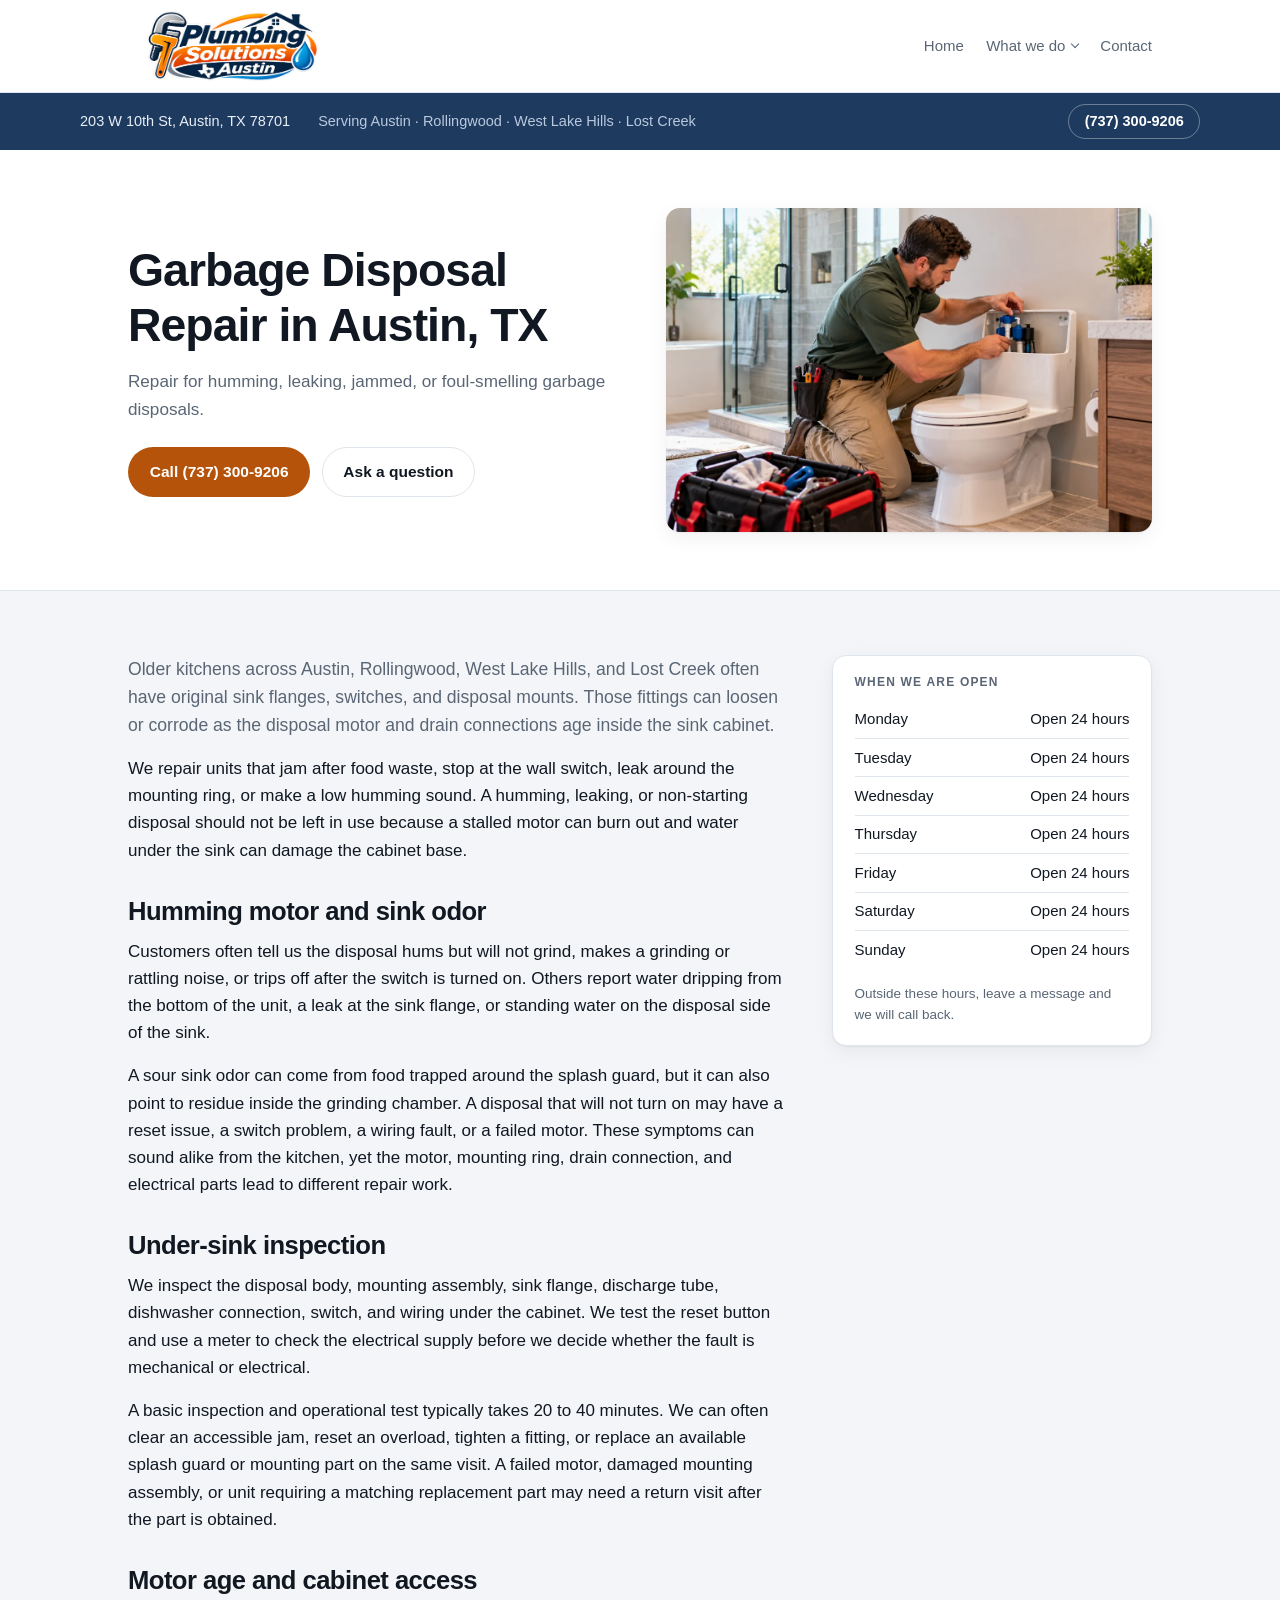
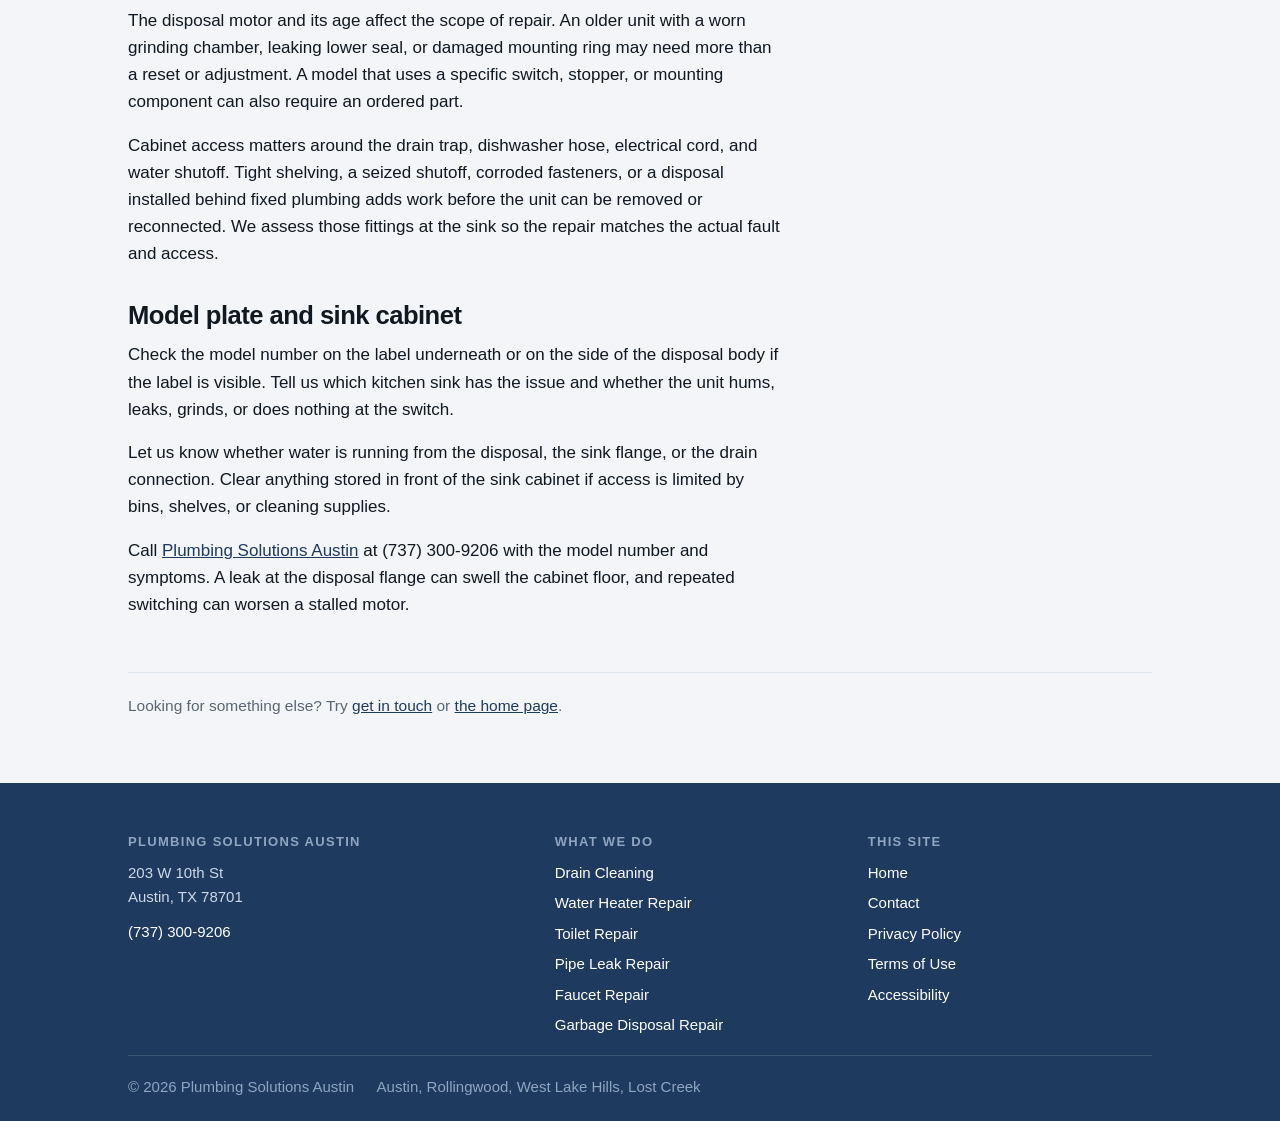
<file: garbage-disposal-repair/index.html>
<!DOCTYPE html>
<html lang="en">
<head>
<meta charset="utf-8">
<meta name="viewport" content="width=device-width, initial-scale=1">
<title>Disposal Repair | Plumbing Solutions Austin | Austin, TX</title>
<meta name="description" content="Plumbing Solutions Austin handles garbage disposal repair in Austin, TX, for humming motors, sink leaks, jams, odors, and units that will not start.">
<link rel="canonical" href="https://plumbing-solutions-austin.9-s.org/garbage-disposal-repair/">
<meta property="og:type" content="website">
<meta property="og:title" content="Disposal Repair | Plumbing Solutions Austin | Austin, TX">
<meta property="og:description" content="Plumbing Solutions Austin handles garbage disposal repair in Austin, TX, for humming motors, sink leaks, jams, odors, and units that will not start.">
<meta property="og:url" content="https://plumbing-solutions-austin.9-s.org/garbage-disposal-repair/">
<link rel="stylesheet" href="../assets/site.css">
<meta name="google-site-verification" content="5B3aSlZ11461Aj8Oc6dxyYfcKzrKTlEH2UmPnaOO7uw">
<script type="application/ld+json">{"@context":"https://schema.org","@type":"Service","name":"Garbage Disposal Repair","serviceType":"Garbage Disposal Repair","url":"https://plumbing-solutions-austin.9-s.org/garbage-disposal-repair/","provider":{"@type":"Plumber","name":"Plumbing Solutions Austin","url":"https://plumbing-solutions-austin.9-s.org/","telephone":"(737) 300-9206"},"areaServed":{"@type":"City","name":"Austin"}}</script>
</head>
<body>

<a class="beacon-flag" href="#content">Skip to content</a>
<header class="beacon-masthead">
  <div class="beacon-shell beacon-masthead__row">
    <a class="beacon-brand" href="../">
      <img class="beacon-brand__mark" src="../assets/logo.png" alt="Plumbing Solutions Austin">
    </a>
    <nav class="beacon-menu" aria-label="Main">
      <a href="../">Home</a>
      <details class="beacon-trades">
      <summary>What we do</summary>
      <ul class="beacon-trades__list">
        <li class="beacon-trades__all"><a href="../#trades">Everything we do</a></li>
        <li><a href="../drain-cleaning/">Drain Cleaning</a></li><li><a href="../water-heater-repair/">Water Heater Repair</a></li><li><a href="../toilet-repair/">Toilet Repair</a></li><li><a href="../pipe-leak-repair/">Pipe Leak Repair</a></li><li><a href="../faucet-repair/">Faucet Repair</a></li><li><a href="../garbage-disposal-repair/" aria-current="page">Garbage Disposal Repair</a></li>
      </ul>
    </details>
      <a href="../contact/">Contact</a>
    </nav>
  </div>
</header>
<div class="beacon-strip"><div class="beacon-shell beacon-strip__row">
  <p class="beacon-strip__where">203 W 10th St, Austin, TX 78701</p>
  <p class="beacon-strip__open">Serving Austin · Rollingwood · West Lake Hills · Lost Creek</p>
  <a class="beacon-ring" href="tel:+17373009206">(737) 300-9206</a>
</div></div>
<main id="content">


<section class="beacon-banner"><div class="beacon-shell beacon-banner__row">
  
    <div class="beacon-banner__plate">
      <h1>Garbage Disposal Repair in Austin, TX</h1>
      <p class="beacon-banner__said">Repair for humming, leaking, jammed, or foul-smelling garbage disposals.</p>
      <p class="beacon-banner__acts">
        <a class="beacon-act beacon-act--solid" href="tel:+17373009206">Call (737) 300-9206</a>
        <a class="beacon-act beacon-act--hollow" href="../contact/">Ask a question</a>
      </p>
    </div><div class="beacon-banner__plan">
      <img src="../assets/hero-3.webp" width="1200" height="800"
           alt="A plumber reaching into an open toilet cistern to fit a new fill valve in a tiled bathroom" loading="eager" fetchpriority="high" decoding="async">
    </div>
</div></section>
<section class="beacon-block"><div class="beacon-shell">
  <div class="beacon-spread">
    
    <div class="beacon-prose"><p class="beacon-lede">Older kitchens across Austin, Rollingwood, West Lake Hills, and Lost Creek often have original sink flanges, switches, and disposal mounts. Those fittings can loosen or corrode as the disposal motor and drain connections age inside the sink cabinet.</p>
<p>We repair units that jam after food waste, stop at the wall switch, leak around the mounting ring, or make a low humming sound. A humming, leaking, or non-starting disposal should not be left in use because a stalled motor can burn out and water under the sink can damage the cabinet base.</p>
<h2>Humming motor and sink odor</h2>
<p>Customers often tell us the disposal hums but will not grind, makes a grinding or rattling noise, or trips off after the switch is turned on. Others report water dripping from the bottom of the unit, a leak at the sink flange, or standing water on the disposal side of the sink.</p>
<p>A sour sink odor can come from food trapped around the splash guard, but it can also point to residue inside the grinding chamber. A disposal that will not turn on may have a reset issue, a switch problem, a wiring fault, or a failed motor. These symptoms can sound alike from the kitchen, yet the motor, mounting ring, drain connection, and electrical parts lead to different repair work.</p>
<h2>Under-sink inspection</h2>
<p>We inspect the disposal body, mounting assembly, sink flange, discharge tube, dishwasher connection, switch, and wiring under the cabinet. We test the reset button and use a meter to check the electrical supply before we decide whether the fault is mechanical or electrical.</p>
<p>A basic inspection and operational test typically takes 20 to 40 minutes. We can often clear an accessible jam, reset an overload, tighten a fitting, or replace an available splash guard or mounting part on the same visit. A failed motor, damaged mounting assembly, or unit requiring a matching replacement part may need a return visit after the part is obtained.</p>
<h2>Motor age and cabinet access</h2>
<p>The disposal motor and its age affect the scope of repair. An older unit with a worn grinding chamber, leaking lower seal, or damaged mounting ring may need more than a reset or adjustment. A model that uses a specific switch, stopper, or mounting component can also require an ordered part.</p>
<p>Cabinet access matters around the drain trap, dishwasher hose, electrical cord, and water shutoff. Tight shelving, a seized shutoff, corroded fasteners, or a disposal installed behind fixed plumbing adds work before the unit can be removed or reconnected. We assess those fittings at the sink so the repair matches the actual fault and access.</p>
<h2>Model plate and sink cabinet</h2>
<p>Check the model number on the label underneath or on the side of the disposal body if the label is visible. Tell us which kitchen sink has the issue and whether the unit hums, leaks, grinds, or does nothing at the switch.</p>
<p>Let us know whether water is running from the disposal, the sink flange, or the drain connection. Clear anything stored in front of the sink cabinet if access is limited by bins, shelves, or cleaning supplies.</p>
<p>Call <a href="../">Plumbing Solutions Austin</a> at (737) 300-9206 with the model number and symptoms. A leak at the disposal flange can swell the cabinet floor, and repeated switching can worsen a stalled motor.</p></div>
    <aside class="beacon-aside">
<div class="beacon-slate">
  <h2>When we are open</h2>
  <div class="beacon-slate__row"><span>Monday</span><span>Open 24 hours</span></div><div class="beacon-slate__row"><span>Tuesday</span><span>Open 24 hours</span></div><div class="beacon-slate__row"><span>Wednesday</span><span>Open 24 hours</span></div><div class="beacon-slate__row"><span>Thursday</span><span>Open 24 hours</span></div><div class="beacon-slate__row"><span>Friday</span><span>Open 24 hours</span></div><div class="beacon-slate__row"><span>Saturday</span><span>Open 24 hours</span></div><div class="beacon-slate__row"><span>Sunday</span><span>Open 24 hours</span></div>
  <p class="beacon-slate__note">Outside these hours, leave a message and we will call back.</p>
</div></aside>
  </div>
  <p class="beacon-kicker">Looking for something else? Try <a href="../contact/">get in touch</a> or <a href="../">the home page</a>.</p>
</div></section>

</main>

<footer class="beacon-colophon"><div class="beacon-shell">
  <div class="beacon-colophon__spread">
    <div>
      <h2 class="beacon-colophon__title">Plumbing Solutions Austin</h2>
      <p>203 W 10th St<br>Austin, TX 78701</p>
      <p><a href="tel:+17373009206">(737) 300-9206</a></p>
      
    </div>
    <div><h2 class="beacon-colophon__title">What we do</h2><ul><li><a href="../drain-cleaning/">Drain Cleaning</a></li><li><a href="../water-heater-repair/">Water Heater Repair</a></li><li><a href="../toilet-repair/">Toilet Repair</a></li><li><a href="../pipe-leak-repair/">Pipe Leak Repair</a></li><li><a href="../faucet-repair/">Faucet Repair</a></li><li><a href="../garbage-disposal-repair/">Garbage Disposal Repair</a></li></ul></div>
    <div><h2 class="beacon-colophon__title">This site</h2><ul>
      <li><a href="../">Home</a></li><li><a href="../contact/">Contact</a></li><li><a href="../privacy-policy/">Privacy Policy</a></li><li><a href="../terms-of-use/">Terms of Use</a></li><li><a href="../accessibility/">Accessibility</a></li>
    </ul></div>
  </div>
  <p class="beacon-colophon__foot">
    <span>&copy; 2026 Plumbing Solutions Austin</span>
    <span>Austin, Rollingwood, West Lake Hills, Lost Creek</span>
  </p>
</div></footer>
</body>
</html>
</file>
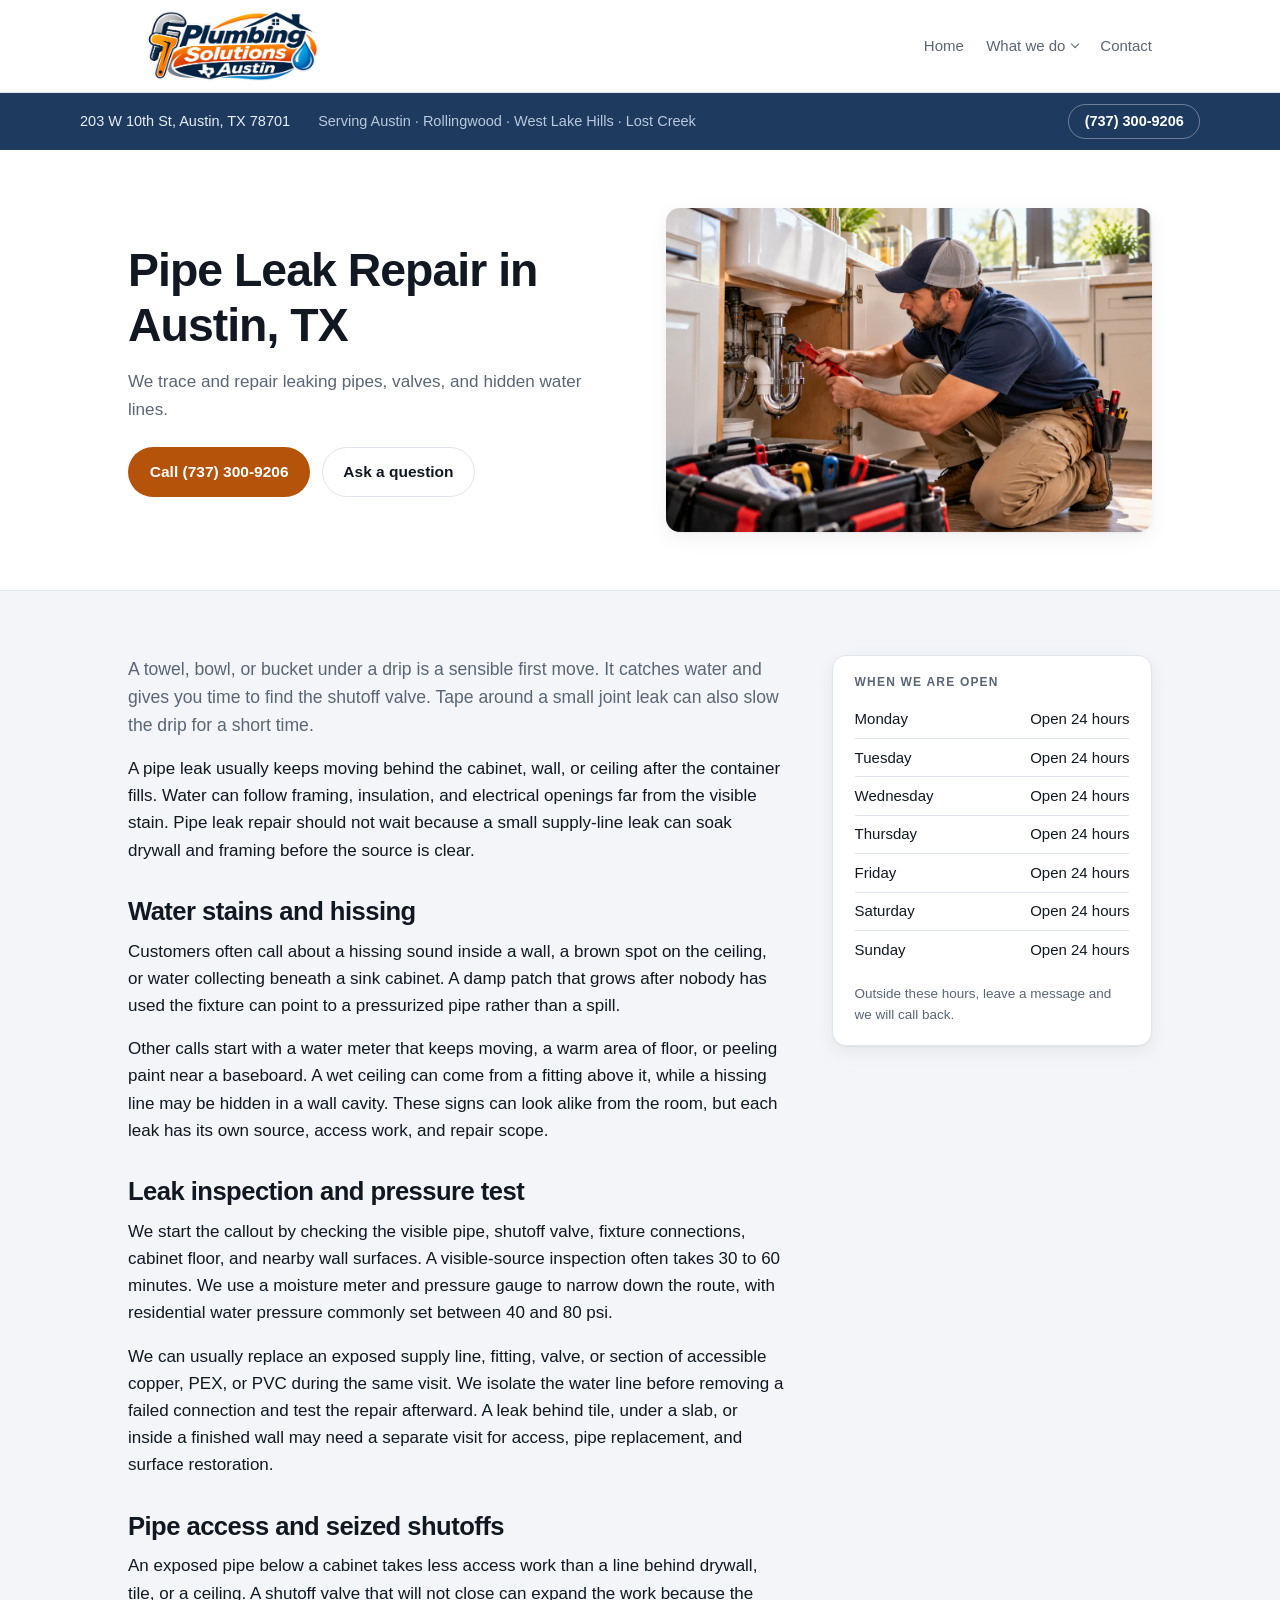
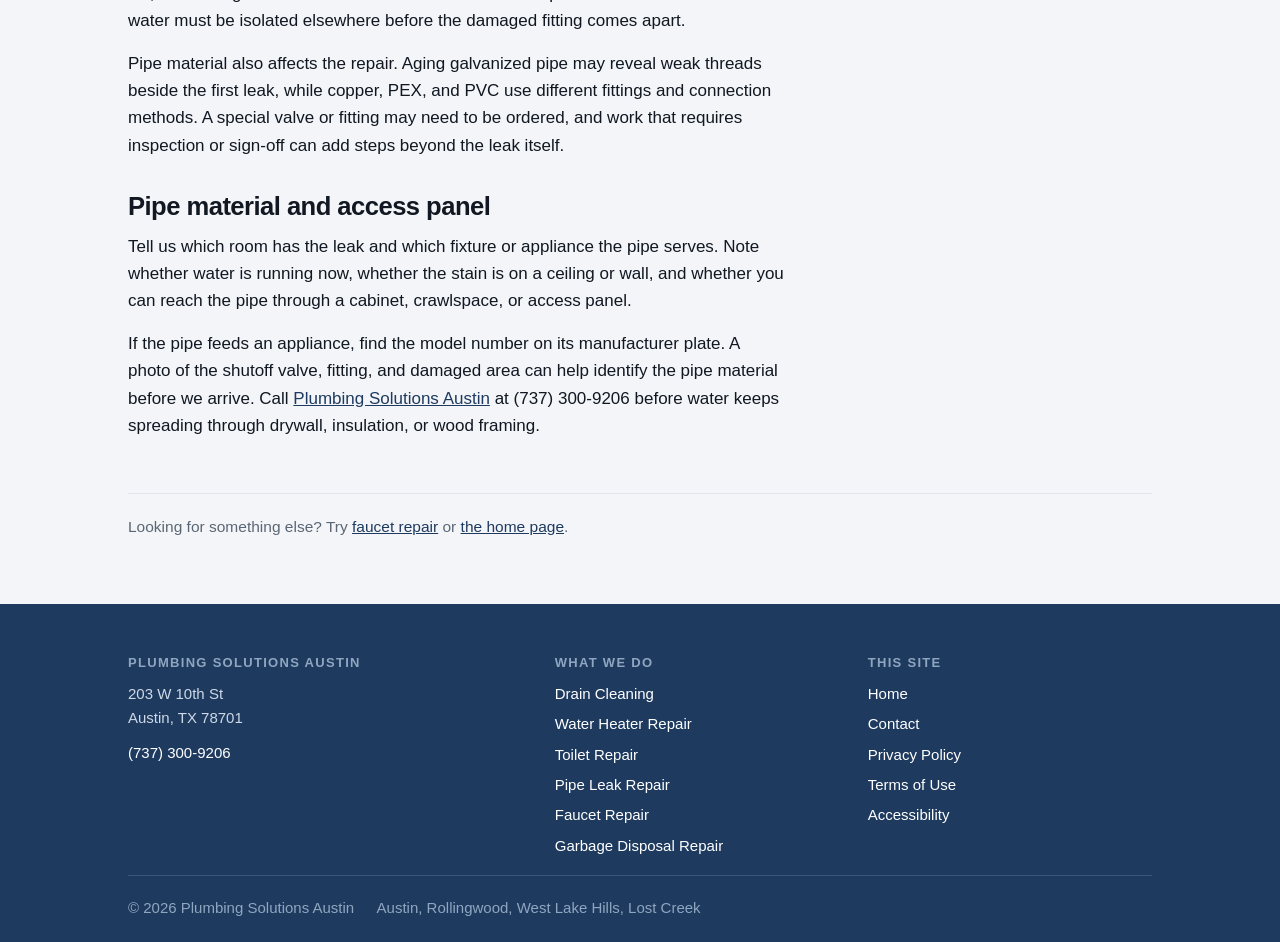
<file: pipe-leak-repair/index.html>
<!DOCTYPE html>
<html lang="en">
<head>
<meta charset="utf-8">
<meta name="viewport" content="width=device-width, initial-scale=1">
<title>Pipe Leak Repair | Plumbing Solutions Austin | Austin, TX</title>
<meta name="description" content="Plumbing Solutions Austin repairs leaking pipes in Austin, TX. We trace wet walls, hissing lines, ceiling stains, and failed valves before water spreads.">
<link rel="canonical" href="https://plumbing-solutions-austin.9-s.org/pipe-leak-repair/">
<meta property="og:type" content="website">
<meta property="og:title" content="Pipe Leak Repair | Plumbing Solutions Austin | Austin, TX">
<meta property="og:description" content="Plumbing Solutions Austin repairs leaking pipes in Austin, TX. We trace wet walls, hissing lines, ceiling stains, and failed valves before water spreads.">
<meta property="og:url" content="https://plumbing-solutions-austin.9-s.org/pipe-leak-repair/">
<link rel="stylesheet" href="../assets/site.css">
<meta name="google-site-verification" content="5B3aSlZ11461Aj8Oc6dxyYfcKzrKTlEH2UmPnaOO7uw">
<script type="application/ld+json">{"@context":"https://schema.org","@type":"Service","name":"Pipe Leak Repair","serviceType":"Pipe Leak Repair","url":"https://plumbing-solutions-austin.9-s.org/pipe-leak-repair/","provider":{"@type":"Plumber","name":"Plumbing Solutions Austin","url":"https://plumbing-solutions-austin.9-s.org/","telephone":"(737) 300-9206"},"areaServed":{"@type":"City","name":"Austin"}}</script>
</head>
<body>

<a class="beacon-flag" href="#content">Skip to content</a>
<header class="beacon-masthead">
  <div class="beacon-shell beacon-masthead__row">
    <a class="beacon-brand" href="../">
      <img class="beacon-brand__mark" src="../assets/logo.png" alt="Plumbing Solutions Austin">
    </a>
    <nav class="beacon-menu" aria-label="Main">
      <a href="../">Home</a>
      <details class="beacon-trades">
      <summary>What we do</summary>
      <ul class="beacon-trades__list">
        <li class="beacon-trades__all"><a href="../#trades">Everything we do</a></li>
        <li><a href="../drain-cleaning/">Drain Cleaning</a></li><li><a href="../water-heater-repair/">Water Heater Repair</a></li><li><a href="../toilet-repair/">Toilet Repair</a></li><li><a href="../pipe-leak-repair/" aria-current="page">Pipe Leak Repair</a></li><li><a href="../faucet-repair/">Faucet Repair</a></li><li><a href="../garbage-disposal-repair/">Garbage Disposal Repair</a></li>
      </ul>
    </details>
      <a href="../contact/">Contact</a>
    </nav>
  </div>
</header>
<div class="beacon-strip"><div class="beacon-shell beacon-strip__row">
  <p class="beacon-strip__where">203 W 10th St, Austin, TX 78701</p>
  <p class="beacon-strip__open">Serving Austin · Rollingwood · West Lake Hills · Lost Creek</p>
  <a class="beacon-ring" href="tel:+17373009206">(737) 300-9206</a>
</div></div>
<main id="content">


<section class="beacon-banner"><div class="beacon-shell beacon-banner__row">
  
    <div class="beacon-banner__plate">
      <h1>Pipe Leak Repair in Austin, TX</h1>
      <p class="beacon-banner__said">We trace and repair leaking pipes, valves, and hidden water lines.</p>
      <p class="beacon-banner__acts">
        <a class="beacon-act beacon-act--solid" href="tel:+17373009206">Call (737) 300-9206</a>
        <a class="beacon-act beacon-act--hollow" href="../contact/">Ask a question</a>
      </p>
    </div><div class="beacon-banner__plan">
      <img src="../assets/hero-1.webp" width="1200" height="800"
           alt="A plumber kneeling at an open kitchen cabinet, turning a red pipe wrench on the waste pipe under the sink" loading="eager" fetchpriority="high" decoding="async">
    </div>
</div></section>
<section class="beacon-block"><div class="beacon-shell">
  <div class="beacon-spread">
    
    <div class="beacon-prose"><p class="beacon-lede">A towel, bowl, or bucket under a drip is a sensible first move. It catches water and gives you time to find the shutoff valve. Tape around a small joint leak can also slow the drip for a short time.</p>
<p>A pipe leak usually keeps moving behind the cabinet, wall, or ceiling after the container fills. Water can follow framing, insulation, and electrical openings far from the visible stain. Pipe leak repair should not wait because a small supply-line leak can soak drywall and framing before the source is clear.</p>
<h2>Water stains and hissing</h2>
<p>Customers often call about a hissing sound inside a wall, a brown spot on the ceiling, or water collecting beneath a sink cabinet. A damp patch that grows after nobody has used the fixture can point to a pressurized pipe rather than a spill.</p>
<p>Other calls start with a water meter that keeps moving, a warm area of floor, or peeling paint near a baseboard. A wet ceiling can come from a fitting above it, while a hissing line may be hidden in a wall cavity. These signs can look alike from the room, but each leak has its own source, access work, and repair scope.</p>
<h2>Leak inspection and pressure test</h2>
<p>We start the callout by checking the visible pipe, shutoff valve, fixture connections, cabinet floor, and nearby wall surfaces. A visible-source inspection often takes 30 to 60 minutes. We use a moisture meter and pressure gauge to narrow down the route, with residential water pressure commonly set between 40 and 80 psi.</p>
<p>We can usually replace an exposed supply line, fitting, valve, or section of accessible copper, PEX, or PVC during the same visit. We isolate the water line before removing a failed connection and test the repair afterward. A leak behind tile, under a slab, or inside a finished wall may need a separate visit for access, pipe replacement, and surface restoration.</p>
<h2>Pipe access and seized shutoffs</h2>
<p>An exposed pipe below a cabinet takes less access work than a line behind drywall, tile, or a ceiling. A shutoff valve that will not close can expand the work because the water must be isolated elsewhere before the damaged fitting comes apart.</p>
<p>Pipe material also affects the repair. Aging galvanized pipe may reveal weak threads beside the first leak, while copper, PEX, and PVC use different fittings and connection methods. A special valve or fitting may need to be ordered, and work that requires inspection or sign-off can add steps beyond the leak itself.</p>
<h2>Pipe material and access panel</h2>
<p>Tell us which room has the leak and which fixture or appliance the pipe serves. Note whether water is running now, whether the stain is on a ceiling or wall, and whether you can reach the pipe through a cabinet, crawlspace, or access panel.</p>
<p>If the pipe feeds an appliance, find the model number on its manufacturer plate. A photo of the shutoff valve, fitting, and damaged area can help identify the pipe material before we arrive. Call <a href="../">Plumbing Solutions Austin</a> at (737) 300-9206 before water keeps spreading through drywall, insulation, or wood framing.</p></div>
    <aside class="beacon-aside">
<div class="beacon-slate">
  <h2>When we are open</h2>
  <div class="beacon-slate__row"><span>Monday</span><span>Open 24 hours</span></div><div class="beacon-slate__row"><span>Tuesday</span><span>Open 24 hours</span></div><div class="beacon-slate__row"><span>Wednesday</span><span>Open 24 hours</span></div><div class="beacon-slate__row"><span>Thursday</span><span>Open 24 hours</span></div><div class="beacon-slate__row"><span>Friday</span><span>Open 24 hours</span></div><div class="beacon-slate__row"><span>Saturday</span><span>Open 24 hours</span></div><div class="beacon-slate__row"><span>Sunday</span><span>Open 24 hours</span></div>
  <p class="beacon-slate__note">Outside these hours, leave a message and we will call back.</p>
</div></aside>
  </div>
  <p class="beacon-kicker">Looking for something else? Try <a href="../faucet-repair/">faucet repair</a> or <a href="../">the home page</a>.</p>
</div></section>

</main>

<footer class="beacon-colophon"><div class="beacon-shell">
  <div class="beacon-colophon__spread">
    <div>
      <h2 class="beacon-colophon__title">Plumbing Solutions Austin</h2>
      <p>203 W 10th St<br>Austin, TX 78701</p>
      <p><a href="tel:+17373009206">(737) 300-9206</a></p>
      
    </div>
    <div><h2 class="beacon-colophon__title">What we do</h2><ul><li><a href="../drain-cleaning/">Drain Cleaning</a></li><li><a href="../water-heater-repair/">Water Heater Repair</a></li><li><a href="../toilet-repair/">Toilet Repair</a></li><li><a href="../pipe-leak-repair/">Pipe Leak Repair</a></li><li><a href="../faucet-repair/">Faucet Repair</a></li><li><a href="../garbage-disposal-repair/">Garbage Disposal Repair</a></li></ul></div>
    <div><h2 class="beacon-colophon__title">This site</h2><ul>
      <li><a href="../">Home</a></li><li><a href="../contact/">Contact</a></li><li><a href="../privacy-policy/">Privacy Policy</a></li><li><a href="../terms-of-use/">Terms of Use</a></li><li><a href="../accessibility/">Accessibility</a></li>
    </ul></div>
  </div>
  <p class="beacon-colophon__foot">
    <span>&copy; 2026 Plumbing Solutions Austin</span>
    <span>Austin, Rollingwood, West Lake Hills, Lost Creek</span>
  </p>
</div></footer>
</body>
</html>
</file>
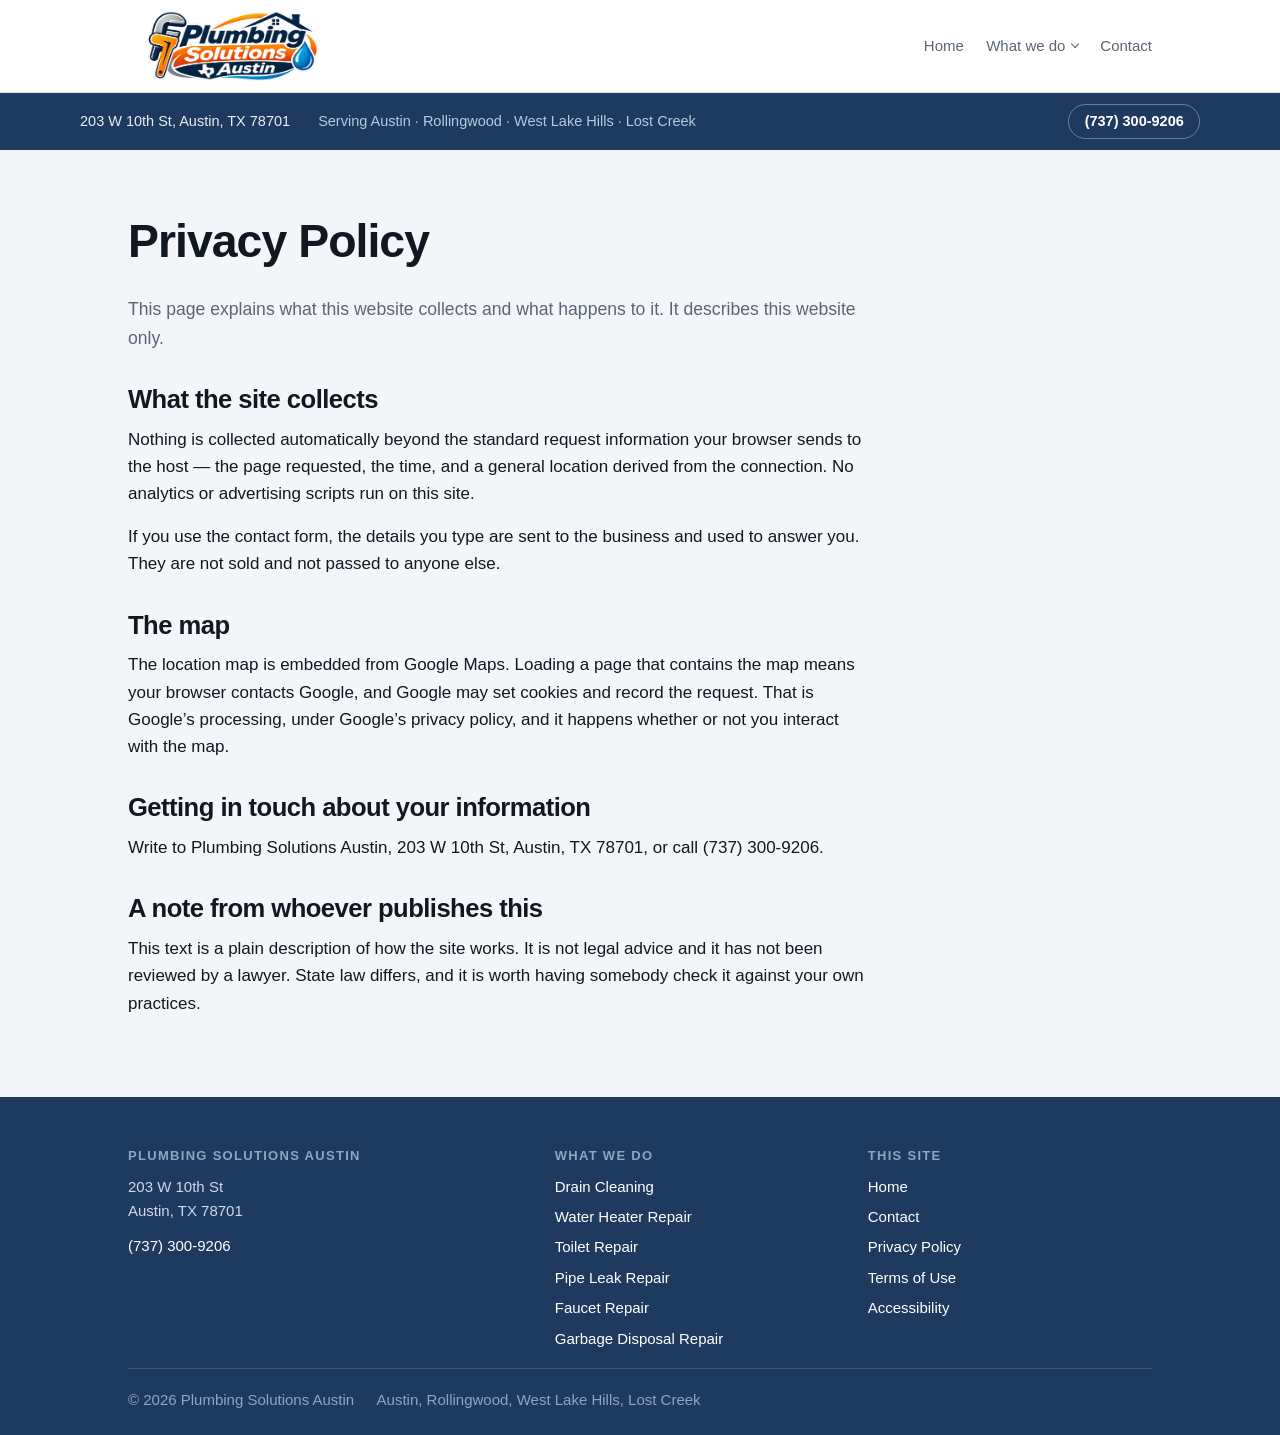
<file: privacy-policy/index.html>
<!DOCTYPE html>
<html lang="en">
<head>
<meta charset="utf-8">
<meta name="viewport" content="width=device-width, initial-scale=1">
<title>Privacy Policy | Plumbing Solutions Austin</title>
<meta name="description" content="Privacy Policy for Plumbing Solutions Austin in Austin, TX.">
<link rel="canonical" href="https://plumbing-solutions-austin.9-s.org/privacy-policy/">
<meta property="og:type" content="website">
<meta property="og:title" content="Privacy Policy | Plumbing Solutions Austin">
<meta property="og:description" content="Privacy Policy for Plumbing Solutions Austin in Austin, TX.">
<meta property="og:url" content="https://plumbing-solutions-austin.9-s.org/privacy-policy/">
<link rel="stylesheet" href="../assets/site.css">
<meta name="google-site-verification" content="5B3aSlZ11461Aj8Oc6dxyYfcKzrKTlEH2UmPnaOO7uw">
</head>
<body>

<a class="beacon-flag" href="#content">Skip to content</a>
<header class="beacon-masthead">
  <div class="beacon-shell beacon-masthead__row">
    <a class="beacon-brand" href="../">
      <img class="beacon-brand__mark" src="../assets/logo.png" alt="Plumbing Solutions Austin">
    </a>
    <nav class="beacon-menu" aria-label="Main">
      <a href="../">Home</a>
      <details class="beacon-trades">
      <summary>What we do</summary>
      <ul class="beacon-trades__list">
        <li class="beacon-trades__all"><a href="../#trades">Everything we do</a></li>
        <li><a href="../drain-cleaning/">Drain Cleaning</a></li><li><a href="../water-heater-repair/">Water Heater Repair</a></li><li><a href="../toilet-repair/">Toilet Repair</a></li><li><a href="../pipe-leak-repair/">Pipe Leak Repair</a></li><li><a href="../faucet-repair/">Faucet Repair</a></li><li><a href="../garbage-disposal-repair/">Garbage Disposal Repair</a></li>
      </ul>
    </details>
      <a href="../contact/">Contact</a>
    </nav>
  </div>
</header>
<div class="beacon-strip"><div class="beacon-shell beacon-strip__row">
  <p class="beacon-strip__where">203 W 10th St, Austin, TX 78701</p>
  <p class="beacon-strip__open">Serving Austin · Rollingwood · West Lake Hills · Lost Creek</p>
  <a class="beacon-ring" href="tel:+17373009206">(737) 300-9206</a>
</div></div>
<main id="content">

<section class="beacon-block"><div class="beacon-shell">
  <div class="beacon-block__lede"><h1>Privacy Policy</h1></div>
  <div class="beacon-prose"><p class="beacon-lede">This page explains what this website collects and what happens to it. It describes this website only.</p>
<h2>What the site collects</h2>
<p>Nothing is collected automatically beyond the standard request information your browser sends to the host — the page requested, the time, and a general location derived from the connection. No analytics or advertising scripts run on this site.</p>
<p>If you use the contact form, the details you type are sent to the business and used to answer you. They are not sold and not passed to anyone else.</p>
<h2>The map</h2>
<p>The location map is embedded from Google Maps. Loading a page that contains the map means your browser contacts Google, and Google may set cookies and record the request. That is Google’s processing, under Google’s privacy policy, and it happens whether or not you interact with the map.</p>
<h2>Getting in touch about your information</h2>
<p>Write to Plumbing Solutions Austin, 203 W 10th St, Austin, TX 78701, or call (737) 300-9206.</p>
<h2>A note from whoever publishes this</h2>
<p>This text is a plain description of how the site works. It is not legal advice and it has not been reviewed by a lawyer. State law differs, and it is worth having somebody check it against your own practices.</p></div>
</div></section>
</main>

<footer class="beacon-colophon"><div class="beacon-shell">
  <div class="beacon-colophon__spread">
    <div>
      <h2 class="beacon-colophon__title">Plumbing Solutions Austin</h2>
      <p>203 W 10th St<br>Austin, TX 78701</p>
      <p><a href="tel:+17373009206">(737) 300-9206</a></p>
      
    </div>
    <div><h2 class="beacon-colophon__title">What we do</h2><ul><li><a href="../drain-cleaning/">Drain Cleaning</a></li><li><a href="../water-heater-repair/">Water Heater Repair</a></li><li><a href="../toilet-repair/">Toilet Repair</a></li><li><a href="../pipe-leak-repair/">Pipe Leak Repair</a></li><li><a href="../faucet-repair/">Faucet Repair</a></li><li><a href="../garbage-disposal-repair/">Garbage Disposal Repair</a></li></ul></div>
    <div><h2 class="beacon-colophon__title">This site</h2><ul>
      <li><a href="../">Home</a></li><li><a href="../contact/">Contact</a></li><li><a href="../privacy-policy/">Privacy Policy</a></li><li><a href="../terms-of-use/">Terms of Use</a></li><li><a href="../accessibility/">Accessibility</a></li>
    </ul></div>
  </div>
  <p class="beacon-colophon__foot">
    <span>&copy; 2026 Plumbing Solutions Austin</span>
    <span>Austin, Rollingwood, West Lake Hills, Lost Creek</span>
  </p>
</div></footer>
</body>
</html>
</file>
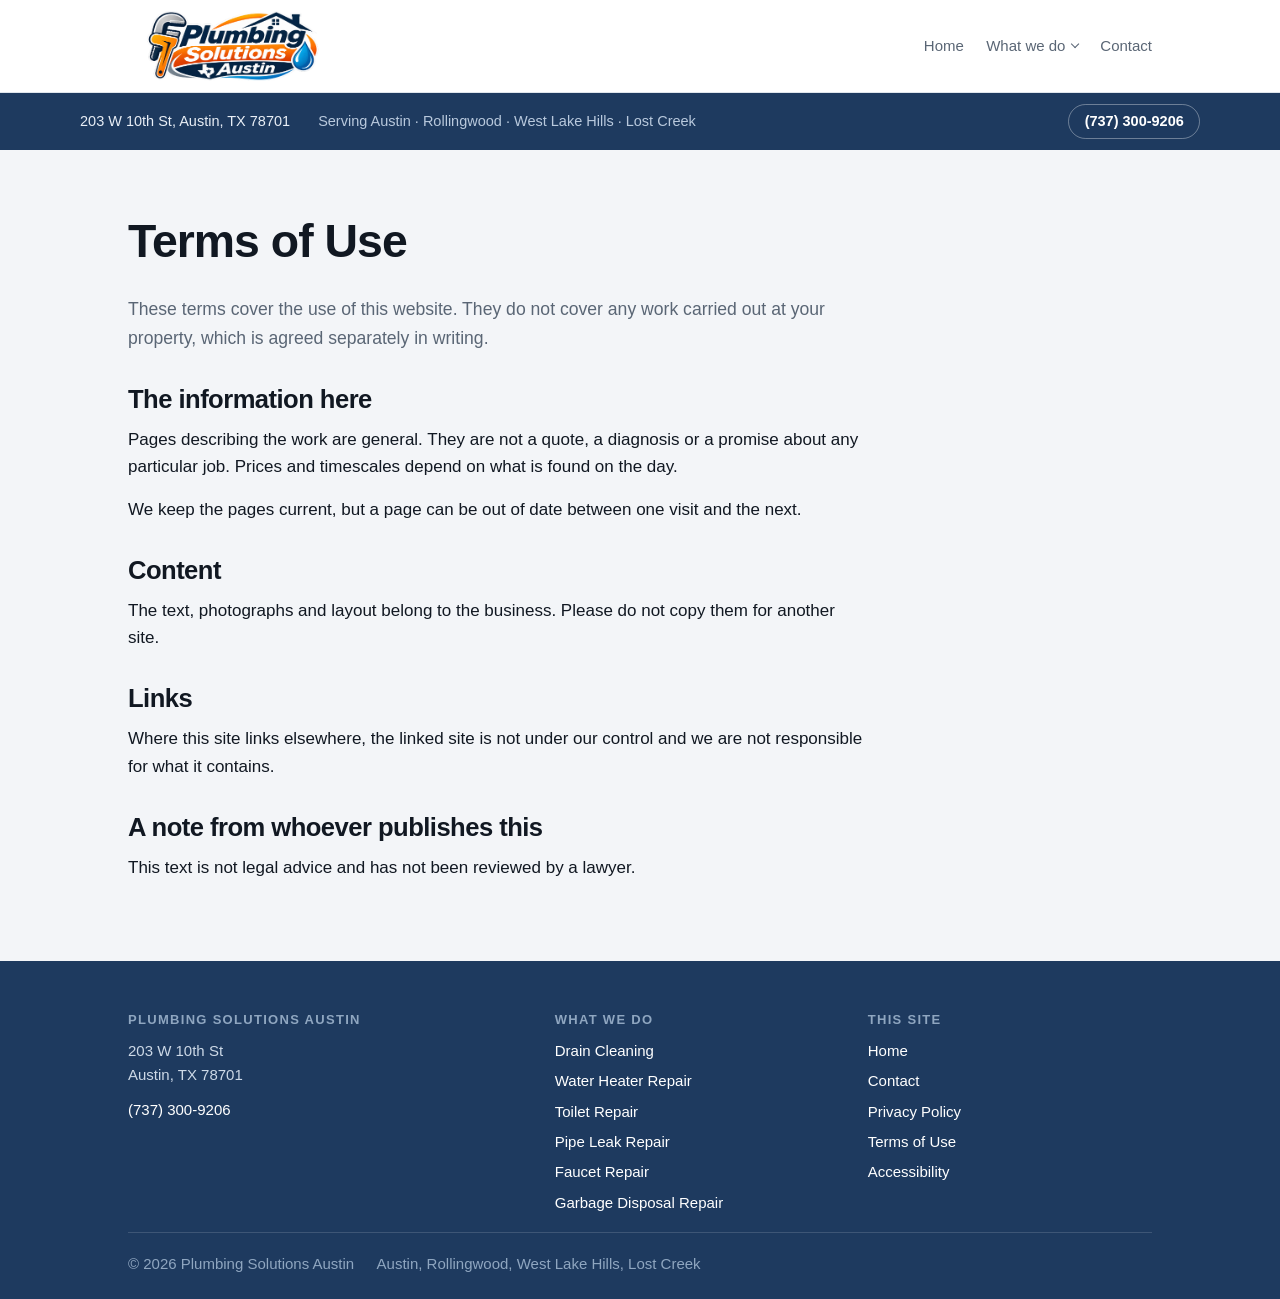
<file: terms-of-use/index.html>
<!DOCTYPE html>
<html lang="en">
<head>
<meta charset="utf-8">
<meta name="viewport" content="width=device-width, initial-scale=1">
<title>Terms of Use | Plumbing Solutions Austin</title>
<meta name="description" content="Terms of Use for Plumbing Solutions Austin in Austin, TX.">
<link rel="canonical" href="https://plumbing-solutions-austin.9-s.org/terms-of-use/">
<meta property="og:type" content="website">
<meta property="og:title" content="Terms of Use | Plumbing Solutions Austin">
<meta property="og:description" content="Terms of Use for Plumbing Solutions Austin in Austin, TX.">
<meta property="og:url" content="https://plumbing-solutions-austin.9-s.org/terms-of-use/">
<link rel="stylesheet" href="../assets/site.css">
<meta name="google-site-verification" content="5B3aSlZ11461Aj8Oc6dxyYfcKzrKTlEH2UmPnaOO7uw">
</head>
<body>

<a class="beacon-flag" href="#content">Skip to content</a>
<header class="beacon-masthead">
  <div class="beacon-shell beacon-masthead__row">
    <a class="beacon-brand" href="../">
      <img class="beacon-brand__mark" src="../assets/logo.png" alt="Plumbing Solutions Austin">
    </a>
    <nav class="beacon-menu" aria-label="Main">
      <a href="../">Home</a>
      <details class="beacon-trades">
      <summary>What we do</summary>
      <ul class="beacon-trades__list">
        <li class="beacon-trades__all"><a href="../#trades">Everything we do</a></li>
        <li><a href="../drain-cleaning/">Drain Cleaning</a></li><li><a href="../water-heater-repair/">Water Heater Repair</a></li><li><a href="../toilet-repair/">Toilet Repair</a></li><li><a href="../pipe-leak-repair/">Pipe Leak Repair</a></li><li><a href="../faucet-repair/">Faucet Repair</a></li><li><a href="../garbage-disposal-repair/">Garbage Disposal Repair</a></li>
      </ul>
    </details>
      <a href="../contact/">Contact</a>
    </nav>
  </div>
</header>
<div class="beacon-strip"><div class="beacon-shell beacon-strip__row">
  <p class="beacon-strip__where">203 W 10th St, Austin, TX 78701</p>
  <p class="beacon-strip__open">Serving Austin · Rollingwood · West Lake Hills · Lost Creek</p>
  <a class="beacon-ring" href="tel:+17373009206">(737) 300-9206</a>
</div></div>
<main id="content">

<section class="beacon-block"><div class="beacon-shell">
  <div class="beacon-block__lede"><h1>Terms of Use</h1></div>
  <div class="beacon-prose"><p class="beacon-lede">These terms cover the use of this website. They do not cover any work carried out at your property, which is agreed separately in writing.</p>
<h2>The information here</h2>
<p>Pages describing the work are general. They are not a quote, a diagnosis or a promise about any particular job. Prices and timescales depend on what is found on the day.</p>
<p>We keep the pages current, but a page can be out of date between one visit and the next.</p>
<h2>Content</h2>
<p>The text, photographs and layout belong to the business. Please do not copy them for another site.</p>
<h2>Links</h2>
<p>Where this site links elsewhere, the linked site is not under our control and we are not responsible for what it contains.</p>
<h2>A note from whoever publishes this</h2>
<p>This text is not legal advice and has not been reviewed by a lawyer.</p></div>
</div></section>
</main>

<footer class="beacon-colophon"><div class="beacon-shell">
  <div class="beacon-colophon__spread">
    <div>
      <h2 class="beacon-colophon__title">Plumbing Solutions Austin</h2>
      <p>203 W 10th St<br>Austin, TX 78701</p>
      <p><a href="tel:+17373009206">(737) 300-9206</a></p>
      
    </div>
    <div><h2 class="beacon-colophon__title">What we do</h2><ul><li><a href="../drain-cleaning/">Drain Cleaning</a></li><li><a href="../water-heater-repair/">Water Heater Repair</a></li><li><a href="../toilet-repair/">Toilet Repair</a></li><li><a href="../pipe-leak-repair/">Pipe Leak Repair</a></li><li><a href="../faucet-repair/">Faucet Repair</a></li><li><a href="../garbage-disposal-repair/">Garbage Disposal Repair</a></li></ul></div>
    <div><h2 class="beacon-colophon__title">This site</h2><ul>
      <li><a href="../">Home</a></li><li><a href="../contact/">Contact</a></li><li><a href="../privacy-policy/">Privacy Policy</a></li><li><a href="../terms-of-use/">Terms of Use</a></li><li><a href="../accessibility/">Accessibility</a></li>
    </ul></div>
  </div>
  <p class="beacon-colophon__foot">
    <span>&copy; 2026 Plumbing Solutions Austin</span>
    <span>Austin, Rollingwood, West Lake Hills, Lost Creek</span>
  </p>
</div></footer>
</body>
</html>
</file>
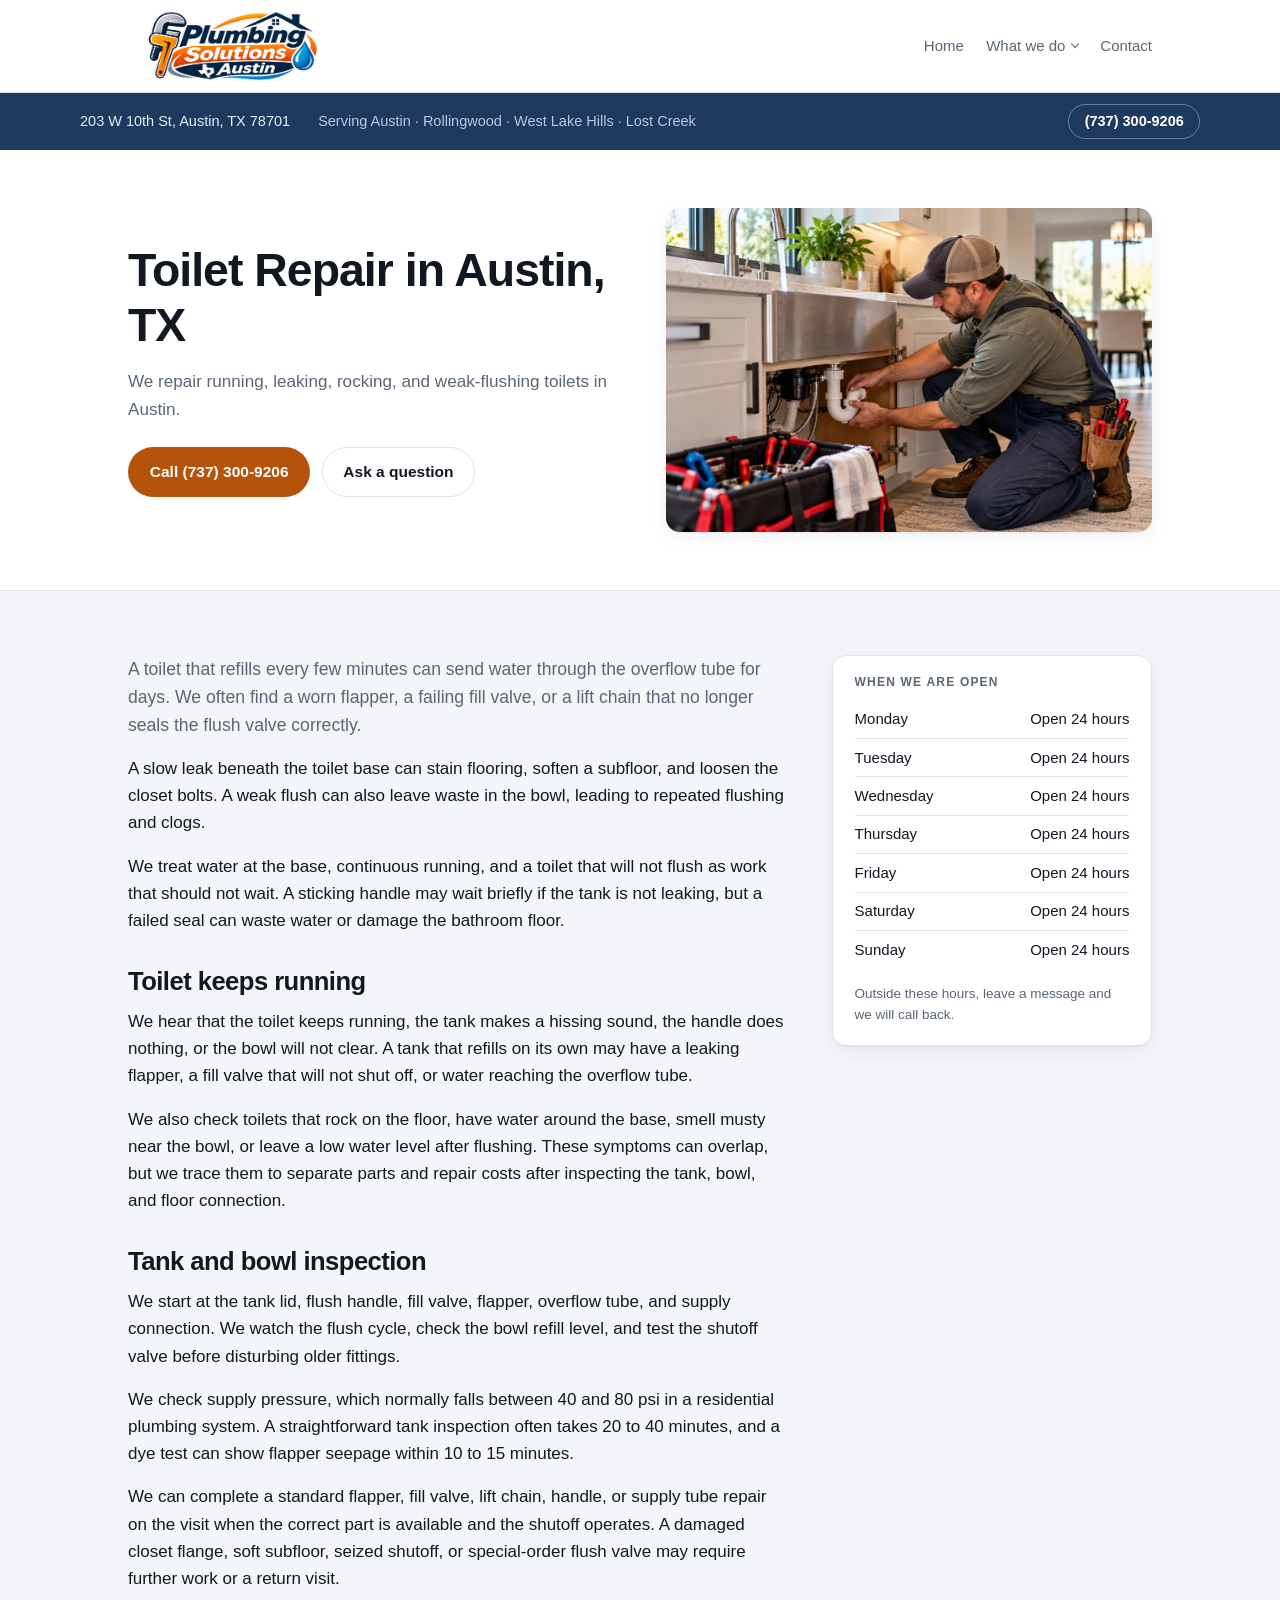
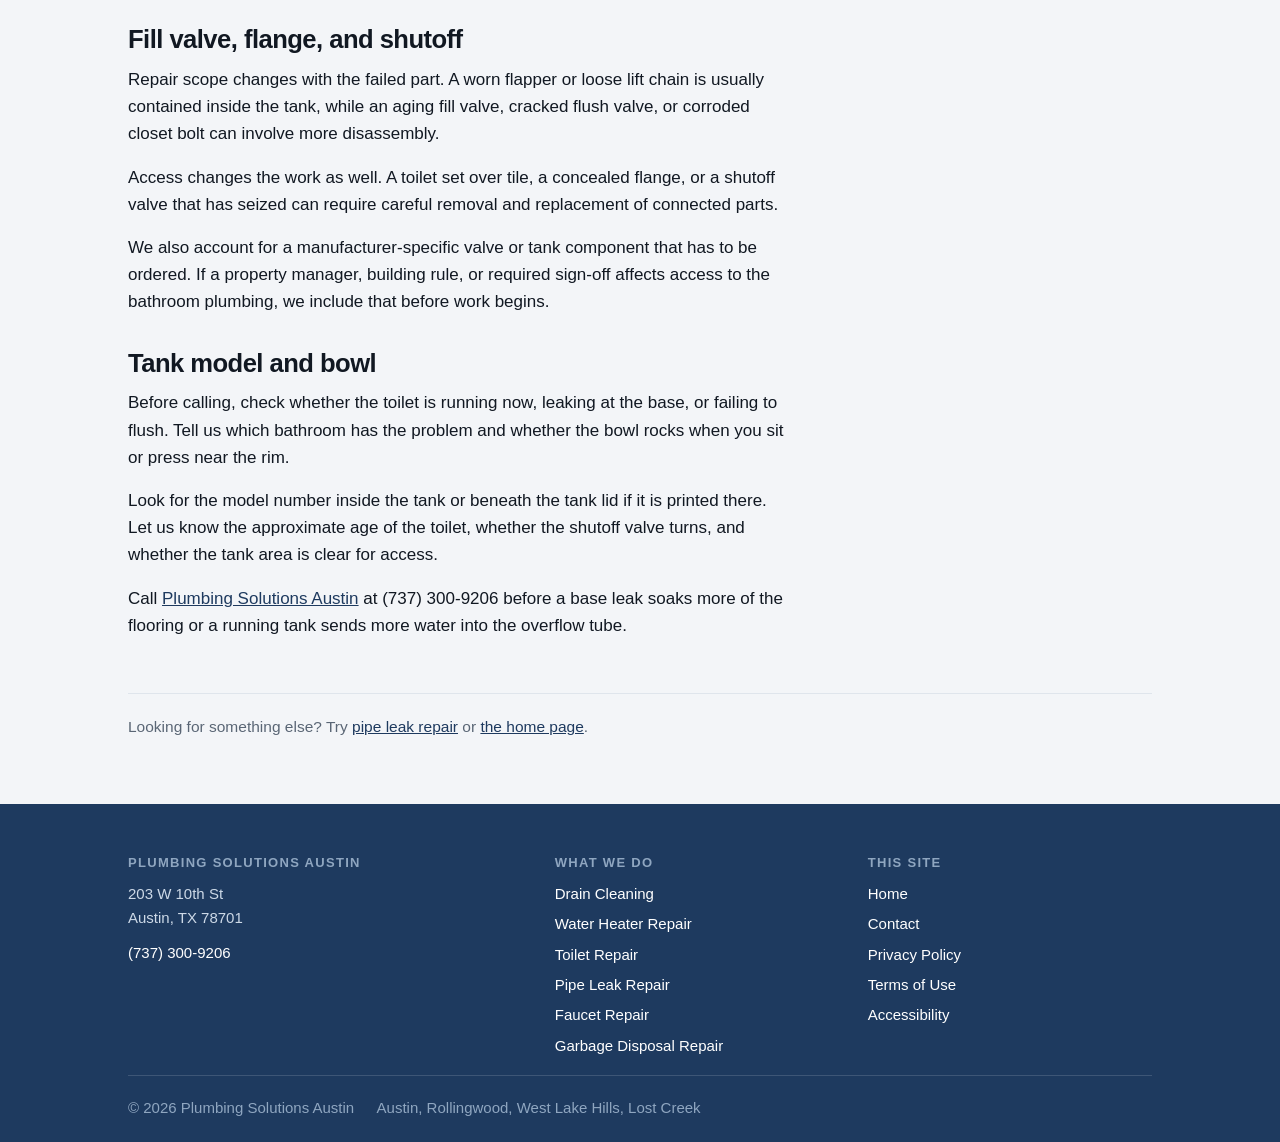
<file: toilet-repair/index.html>
<!DOCTYPE html>
<html lang="en">
<head>
<meta charset="utf-8">
<meta name="viewport" content="width=device-width, initial-scale=1">
<title>Toilet Repair | Plumbing Solutions Austin | Austin, TX</title>
<meta name="description" content="Plumbing Solutions Austin handles running, leaking, rocking, and weak-flushing toilets in Austin, TX, with tank, valve, seal, and flange checks.">
<link rel="canonical" href="https://plumbing-solutions-austin.9-s.org/toilet-repair/">
<meta property="og:type" content="website">
<meta property="og:title" content="Toilet Repair | Plumbing Solutions Austin | Austin, TX">
<meta property="og:description" content="Plumbing Solutions Austin handles running, leaking, rocking, and weak-flushing toilets in Austin, TX, with tank, valve, seal, and flange checks.">
<meta property="og:url" content="https://plumbing-solutions-austin.9-s.org/toilet-repair/">
<link rel="stylesheet" href="../assets/site.css">
<meta name="google-site-verification" content="5B3aSlZ11461Aj8Oc6dxyYfcKzrKTlEH2UmPnaOO7uw">
<script type="application/ld+json">{"@context":"https://schema.org","@type":"Service","name":"Toilet Repair","serviceType":"Toilet Repair","url":"https://plumbing-solutions-austin.9-s.org/toilet-repair/","provider":{"@type":"Plumber","name":"Plumbing Solutions Austin","url":"https://plumbing-solutions-austin.9-s.org/","telephone":"(737) 300-9206"},"areaServed":{"@type":"City","name":"Austin"}}</script>
</head>
<body>

<a class="beacon-flag" href="#content">Skip to content</a>
<header class="beacon-masthead">
  <div class="beacon-shell beacon-masthead__row">
    <a class="beacon-brand" href="../">
      <img class="beacon-brand__mark" src="../assets/logo.png" alt="Plumbing Solutions Austin">
    </a>
    <nav class="beacon-menu" aria-label="Main">
      <a href="../">Home</a>
      <details class="beacon-trades">
      <summary>What we do</summary>
      <ul class="beacon-trades__list">
        <li class="beacon-trades__all"><a href="../#trades">Everything we do</a></li>
        <li><a href="../drain-cleaning/">Drain Cleaning</a></li><li><a href="../water-heater-repair/">Water Heater Repair</a></li><li><a href="../toilet-repair/" aria-current="page">Toilet Repair</a></li><li><a href="../pipe-leak-repair/">Pipe Leak Repair</a></li><li><a href="../faucet-repair/">Faucet Repair</a></li><li><a href="../garbage-disposal-repair/">Garbage Disposal Repair</a></li>
      </ul>
    </details>
      <a href="../contact/">Contact</a>
    </nav>
  </div>
</header>
<div class="beacon-strip"><div class="beacon-shell beacon-strip__row">
  <p class="beacon-strip__where">203 W 10th St, Austin, TX 78701</p>
  <p class="beacon-strip__open">Serving Austin · Rollingwood · West Lake Hills · Lost Creek</p>
  <a class="beacon-ring" href="tel:+17373009206">(737) 300-9206</a>
</div></div>
<main id="content">


<section class="beacon-banner"><div class="beacon-shell beacon-banner__row">
  
    <div class="beacon-banner__plate">
      <h1>Toilet Repair in Austin, TX</h1>
      <p class="beacon-banner__said">We repair running, leaking, rocking, and weak-flushing toilets in Austin.</p>
      <p class="beacon-banner__acts">
        <a class="beacon-act beacon-act--solid" href="tel:+17373009206">Call (737) 300-9206</a>
        <a class="beacon-act beacon-act--hollow" href="../contact/">Ask a question</a>
      </p>
    </div><div class="beacon-banner__plan">
      <img src="../assets/hero-4.webp" width="1200" height="800"
           alt="A plumber replacing the P-trap under a stainless steel kitchen sink while the tap runs" loading="eager" fetchpriority="high" decoding="async">
    </div>
</div></section>
<section class="beacon-block"><div class="beacon-shell">
  <div class="beacon-spread">
    
    <div class="beacon-prose"><p class="beacon-lede">A toilet that refills every few minutes can send water through the overflow tube for days. We often find a worn flapper, a failing fill valve, or a lift chain that no longer seals the flush valve correctly.</p>
<p>A slow leak beneath the toilet base can stain flooring, soften a subfloor, and loosen the closet bolts. A weak flush can also leave waste in the bowl, leading to repeated flushing and clogs.</p>
<p>We treat water at the base, continuous running, and a toilet that will not flush as work that should not wait. A sticking handle may wait briefly if the tank is not leaking, but a failed seal can waste water or damage the bathroom floor.</p>
<h2>Toilet keeps running</h2>
<p>We hear that the toilet keeps running, the tank makes a hissing sound, the handle does nothing, or the bowl will not clear. A tank that refills on its own may have a leaking flapper, a fill valve that will not shut off, or water reaching the overflow tube.</p>
<p>We also check toilets that rock on the floor, have water around the base, smell musty near the bowl, or leave a low water level after flushing. These symptoms can overlap, but we trace them to separate parts and repair costs after inspecting the tank, bowl, and floor connection.</p>
<h2>Tank and bowl inspection</h2>
<p>We start at the tank lid, flush handle, fill valve, flapper, overflow tube, and supply connection. We watch the flush cycle, check the bowl refill level, and test the shutoff valve before disturbing older fittings.</p>
<p>We check supply pressure, which normally falls between 40 and 80 psi in a residential plumbing system. A straightforward tank inspection often takes 20 to 40 minutes, and a dye test can show flapper seepage within 10 to 15 minutes.</p>
<p>We can complete a standard flapper, fill valve, lift chain, handle, or supply tube repair on the visit when the correct part is available and the shutoff operates. A damaged closet flange, soft subfloor, seized shutoff, or special-order flush valve may require further work or a return visit.</p>
<h2>Fill valve, flange, and shutoff</h2>
<p>Repair scope changes with the failed part. A worn flapper or loose lift chain is usually contained inside the tank, while an aging fill valve, cracked flush valve, or corroded closet bolt can involve more disassembly.</p>
<p>Access changes the work as well. A toilet set over tile, a concealed flange, or a shutoff valve that has seized can require careful removal and replacement of connected parts.</p>
<p>We also account for a manufacturer-specific valve or tank component that has to be ordered. If a property manager, building rule, or required sign-off affects access to the bathroom plumbing, we include that before work begins.</p>
<h2>Tank model and bowl</h2>
<p>Before calling, check whether the toilet is running now, leaking at the base, or failing to flush. Tell us which bathroom has the problem and whether the bowl rocks when you sit or press near the rim.</p>
<p>Look for the model number inside the tank or beneath the tank lid if it is printed there. Let us know the approximate age of the toilet, whether the shutoff valve turns, and whether the tank area is clear for access.</p>
<p>Call <a href="../">Plumbing Solutions Austin</a> at (737) 300-9206 before a base leak soaks more of the flooring or a running tank sends more water into the overflow tube.</p></div>
    <aside class="beacon-aside">
<div class="beacon-slate">
  <h2>When we are open</h2>
  <div class="beacon-slate__row"><span>Monday</span><span>Open 24 hours</span></div><div class="beacon-slate__row"><span>Tuesday</span><span>Open 24 hours</span></div><div class="beacon-slate__row"><span>Wednesday</span><span>Open 24 hours</span></div><div class="beacon-slate__row"><span>Thursday</span><span>Open 24 hours</span></div><div class="beacon-slate__row"><span>Friday</span><span>Open 24 hours</span></div><div class="beacon-slate__row"><span>Saturday</span><span>Open 24 hours</span></div><div class="beacon-slate__row"><span>Sunday</span><span>Open 24 hours</span></div>
  <p class="beacon-slate__note">Outside these hours, leave a message and we will call back.</p>
</div></aside>
  </div>
  <p class="beacon-kicker">Looking for something else? Try <a href="../pipe-leak-repair/">pipe leak repair</a> or <a href="../">the home page</a>.</p>
</div></section>

</main>

<footer class="beacon-colophon"><div class="beacon-shell">
  <div class="beacon-colophon__spread">
    <div>
      <h2 class="beacon-colophon__title">Plumbing Solutions Austin</h2>
      <p>203 W 10th St<br>Austin, TX 78701</p>
      <p><a href="tel:+17373009206">(737) 300-9206</a></p>
      
    </div>
    <div><h2 class="beacon-colophon__title">What we do</h2><ul><li><a href="../drain-cleaning/">Drain Cleaning</a></li><li><a href="../water-heater-repair/">Water Heater Repair</a></li><li><a href="../toilet-repair/">Toilet Repair</a></li><li><a href="../pipe-leak-repair/">Pipe Leak Repair</a></li><li><a href="../faucet-repair/">Faucet Repair</a></li><li><a href="../garbage-disposal-repair/">Garbage Disposal Repair</a></li></ul></div>
    <div><h2 class="beacon-colophon__title">This site</h2><ul>
      <li><a href="../">Home</a></li><li><a href="../contact/">Contact</a></li><li><a href="../privacy-policy/">Privacy Policy</a></li><li><a href="../terms-of-use/">Terms of Use</a></li><li><a href="../accessibility/">Accessibility</a></li>
    </ul></div>
  </div>
  <p class="beacon-colophon__foot">
    <span>&copy; 2026 Plumbing Solutions Austin</span>
    <span>Austin, Rollingwood, West Lake Hills, Lost Creek</span>
  </p>
</div></footer>
</body>
</html>
</file>
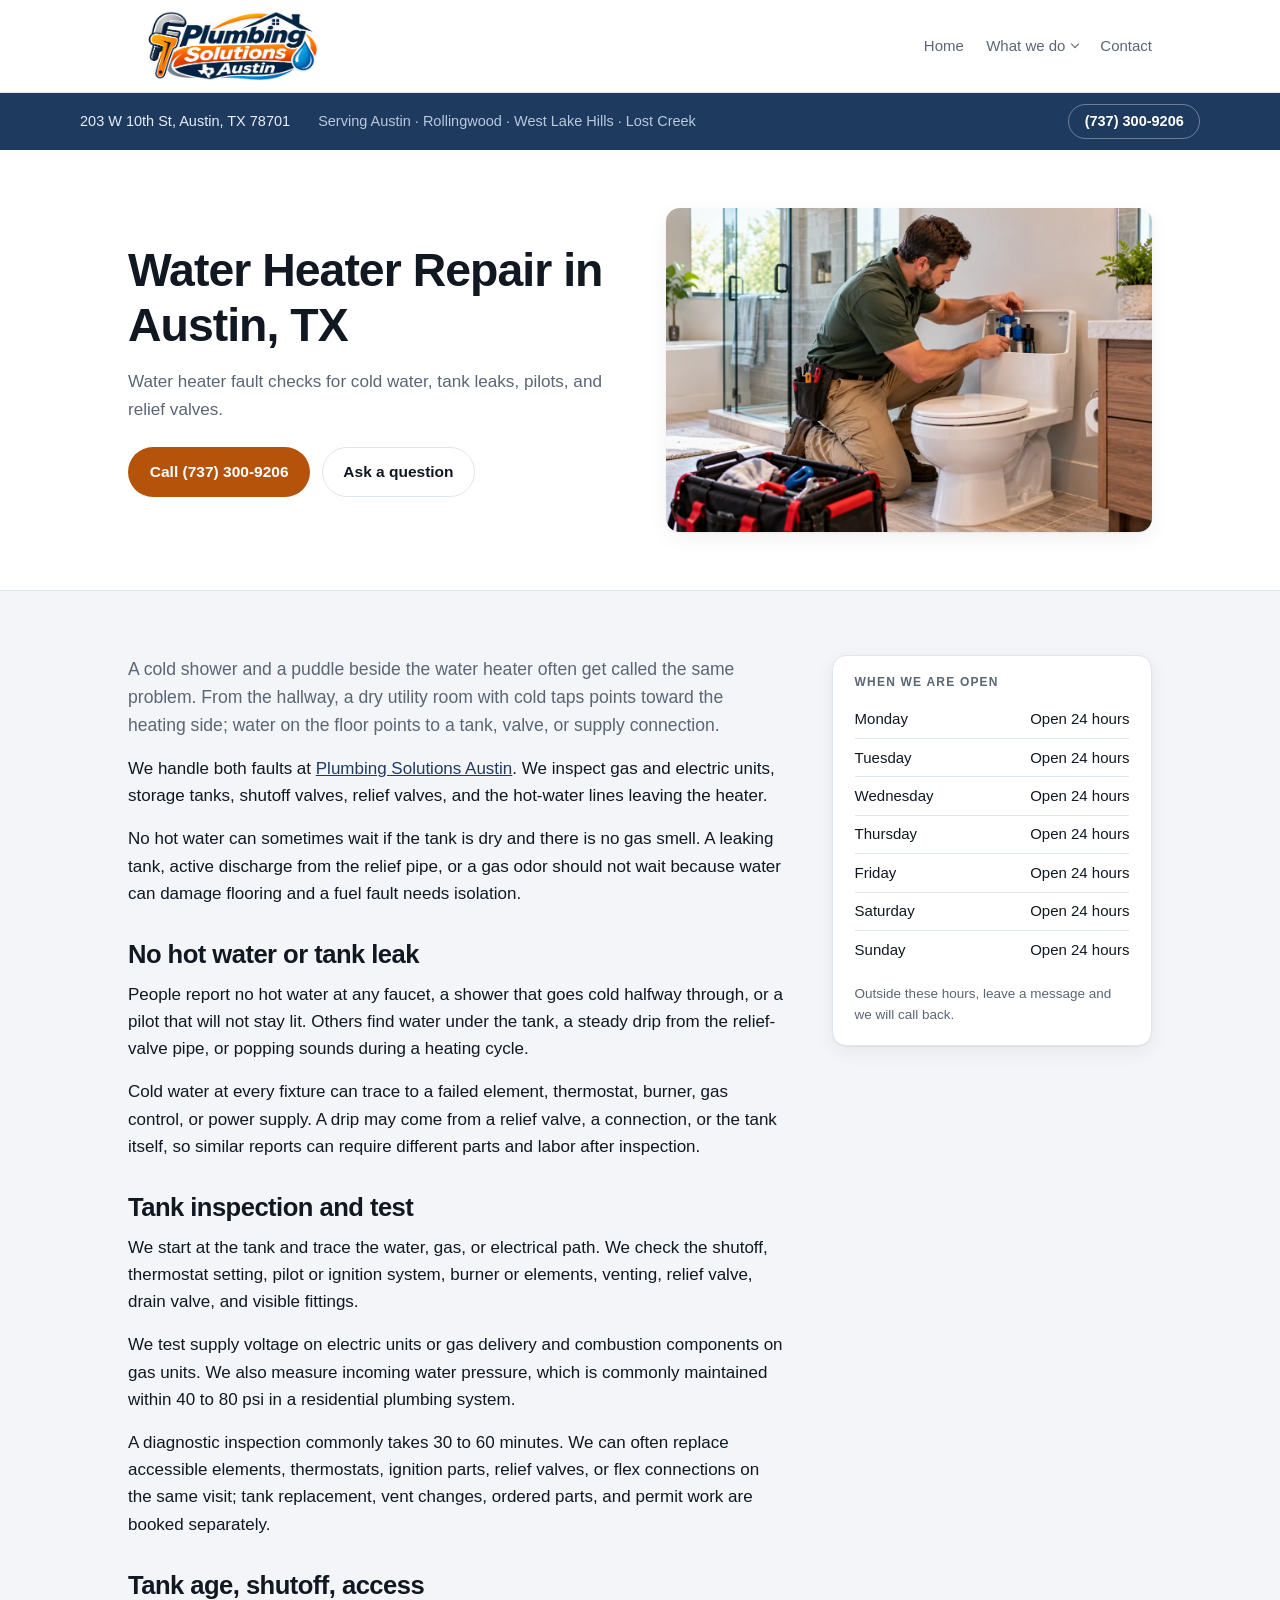
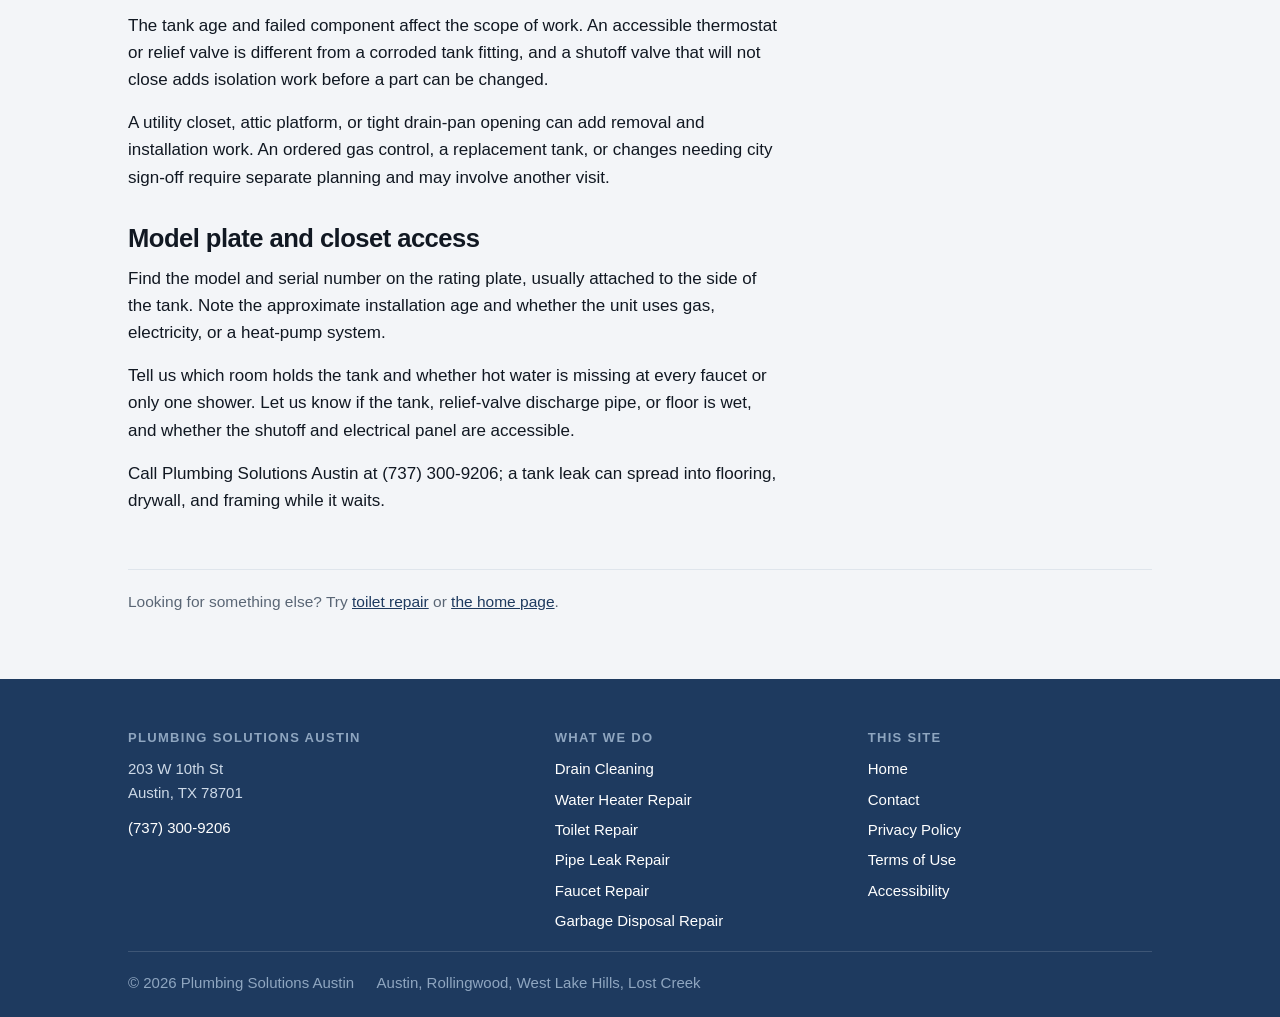
<file: water-heater-repair/index.html>
<!DOCTYPE html>
<html lang="en">
<head>
<meta charset="utf-8">
<meta name="viewport" content="width=device-width, initial-scale=1">
<title>Water Heater Repair | Plumbing Solutions Austin, TX</title>
<meta name="description" content="Plumbing Solutions Austin repairs water heaters in Austin, TX. We diagnose cold water, tank leaks, pilot faults, valves, and heating elements for homes.">
<link rel="canonical" href="https://plumbing-solutions-austin.9-s.org/water-heater-repair/">
<meta property="og:type" content="website">
<meta property="og:title" content="Water Heater Repair | Plumbing Solutions Austin, TX">
<meta property="og:description" content="Plumbing Solutions Austin repairs water heaters in Austin, TX. We diagnose cold water, tank leaks, pilot faults, valves, and heating elements for homes.">
<meta property="og:url" content="https://plumbing-solutions-austin.9-s.org/water-heater-repair/">
<link rel="stylesheet" href="../assets/site.css">
<meta name="google-site-verification" content="5B3aSlZ11461Aj8Oc6dxyYfcKzrKTlEH2UmPnaOO7uw">
<script type="application/ld+json">{"@context":"https://schema.org","@type":"Service","name":"Water Heater Repair","serviceType":"Water Heater Repair","url":"https://plumbing-solutions-austin.9-s.org/water-heater-repair/","provider":{"@type":"Plumber","name":"Plumbing Solutions Austin","url":"https://plumbing-solutions-austin.9-s.org/","telephone":"(737) 300-9206"},"areaServed":{"@type":"City","name":"Austin"}}</script>
</head>
<body>

<a class="beacon-flag" href="#content">Skip to content</a>
<header class="beacon-masthead">
  <div class="beacon-shell beacon-masthead__row">
    <a class="beacon-brand" href="../">
      <img class="beacon-brand__mark" src="../assets/logo.png" alt="Plumbing Solutions Austin">
    </a>
    <nav class="beacon-menu" aria-label="Main">
      <a href="../">Home</a>
      <details class="beacon-trades">
      <summary>What we do</summary>
      <ul class="beacon-trades__list">
        <li class="beacon-trades__all"><a href="../#trades">Everything we do</a></li>
        <li><a href="../drain-cleaning/">Drain Cleaning</a></li><li><a href="../water-heater-repair/" aria-current="page">Water Heater Repair</a></li><li><a href="../toilet-repair/">Toilet Repair</a></li><li><a href="../pipe-leak-repair/">Pipe Leak Repair</a></li><li><a href="../faucet-repair/">Faucet Repair</a></li><li><a href="../garbage-disposal-repair/">Garbage Disposal Repair</a></li>
      </ul>
    </details>
      <a href="../contact/">Contact</a>
    </nav>
  </div>
</header>
<div class="beacon-strip"><div class="beacon-shell beacon-strip__row">
  <p class="beacon-strip__where">203 W 10th St, Austin, TX 78701</p>
  <p class="beacon-strip__open">Serving Austin · Rollingwood · West Lake Hills · Lost Creek</p>
  <a class="beacon-ring" href="tel:+17373009206">(737) 300-9206</a>
</div></div>
<main id="content">


<section class="beacon-banner"><div class="beacon-shell beacon-banner__row">
  
    <div class="beacon-banner__plate">
      <h1>Water Heater Repair in Austin, TX</h1>
      <p class="beacon-banner__said">Water heater fault checks for cold water, tank leaks, pilots, and relief valves.</p>
      <p class="beacon-banner__acts">
        <a class="beacon-act beacon-act--solid" href="tel:+17373009206">Call (737) 300-9206</a>
        <a class="beacon-act beacon-act--hollow" href="../contact/">Ask a question</a>
      </p>
    </div><div class="beacon-banner__plan">
      <img src="../assets/hero-3.webp" width="1200" height="800"
           alt="A plumber reaching into an open toilet cistern to fit a new fill valve in a tiled bathroom" loading="eager" fetchpriority="high" decoding="async">
    </div>
</div></section>
<section class="beacon-block"><div class="beacon-shell">
  <div class="beacon-spread">
    
    <div class="beacon-prose"><p class="beacon-lede">A cold shower and a puddle beside the water heater often get called the same problem. From the hallway, a dry utility room with cold taps points toward the heating side; water on the floor points to a tank, valve, or supply connection.</p>
<p>We handle both faults at <a href="../">Plumbing Solutions Austin</a>. We inspect gas and electric units, storage tanks, shutoff valves, relief valves, and the hot-water lines leaving the heater.</p>
<p>No hot water can sometimes wait if the tank is dry and there is no gas smell. A leaking tank, active discharge from the relief pipe, or a gas odor should not wait because water can damage flooring and a fuel fault needs isolation.</p>
<h2>No hot water or tank leak</h2>
<p>People report no hot water at any faucet, a shower that goes cold halfway through, or a pilot that will not stay lit. Others find water under the tank, a steady drip from the relief-valve pipe, or popping sounds during a heating cycle.</p>
<p>Cold water at every fixture can trace to a failed element, thermostat, burner, gas control, or power supply. A drip may come from a relief valve, a connection, or the tank itself, so similar reports can require different parts and labor after inspection.</p>
<h2>Tank inspection and test</h2>
<p>We start at the tank and trace the water, gas, or electrical path. We check the shutoff, thermostat setting, pilot or ignition system, burner or elements, venting, relief valve, drain valve, and visible fittings.</p>
<p>We test supply voltage on electric units or gas delivery and combustion components on gas units. We also measure incoming water pressure, which is commonly maintained within 40 to 80 psi in a residential plumbing system.</p>
<p>A diagnostic inspection commonly takes 30 to 60 minutes. We can often replace accessible elements, thermostats, ignition parts, relief valves, or flex connections on the same visit; tank replacement, vent changes, ordered parts, and permit work are booked separately.</p>
<h2>Tank age, shutoff, access</h2>
<p>The tank age and failed component affect the scope of work. An accessible thermostat or relief valve is different from a corroded tank fitting, and a shutoff valve that will not close adds isolation work before a part can be changed.</p>
<p>A utility closet, attic platform, or tight drain-pan opening can add removal and installation work. An ordered gas control, a replacement tank, or changes needing city sign-off require separate planning and may involve another visit.</p>
<h2>Model plate and closet access</h2>
<p>Find the model and serial number on the rating plate, usually attached to the side of the tank. Note the approximate installation age and whether the unit uses gas, electricity, or a heat-pump system.</p>
<p>Tell us which room holds the tank and whether hot water is missing at every faucet or only one shower. Let us know if the tank, relief-valve discharge pipe, or floor is wet, and whether the shutoff and electrical panel are accessible.</p>
<p>Call Plumbing Solutions Austin at (737) 300-9206; a tank leak can spread into flooring, drywall, and framing while it waits.</p></div>
    <aside class="beacon-aside">
<div class="beacon-slate">
  <h2>When we are open</h2>
  <div class="beacon-slate__row"><span>Monday</span><span>Open 24 hours</span></div><div class="beacon-slate__row"><span>Tuesday</span><span>Open 24 hours</span></div><div class="beacon-slate__row"><span>Wednesday</span><span>Open 24 hours</span></div><div class="beacon-slate__row"><span>Thursday</span><span>Open 24 hours</span></div><div class="beacon-slate__row"><span>Friday</span><span>Open 24 hours</span></div><div class="beacon-slate__row"><span>Saturday</span><span>Open 24 hours</span></div><div class="beacon-slate__row"><span>Sunday</span><span>Open 24 hours</span></div>
  <p class="beacon-slate__note">Outside these hours, leave a message and we will call back.</p>
</div></aside>
  </div>
  <p class="beacon-kicker">Looking for something else? Try <a href="../toilet-repair/">toilet repair</a> or <a href="../">the home page</a>.</p>
</div></section>

</main>

<footer class="beacon-colophon"><div class="beacon-shell">
  <div class="beacon-colophon__spread">
    <div>
      <h2 class="beacon-colophon__title">Plumbing Solutions Austin</h2>
      <p>203 W 10th St<br>Austin, TX 78701</p>
      <p><a href="tel:+17373009206">(737) 300-9206</a></p>
      
    </div>
    <div><h2 class="beacon-colophon__title">What we do</h2><ul><li><a href="../drain-cleaning/">Drain Cleaning</a></li><li><a href="../water-heater-repair/">Water Heater Repair</a></li><li><a href="../toilet-repair/">Toilet Repair</a></li><li><a href="../pipe-leak-repair/">Pipe Leak Repair</a></li><li><a href="../faucet-repair/">Faucet Repair</a></li><li><a href="../garbage-disposal-repair/">Garbage Disposal Repair</a></li></ul></div>
    <div><h2 class="beacon-colophon__title">This site</h2><ul>
      <li><a href="../">Home</a></li><li><a href="../contact/">Contact</a></li><li><a href="../privacy-policy/">Privacy Policy</a></li><li><a href="../terms-of-use/">Terms of Use</a></li><li><a href="../accessibility/">Accessibility</a></li>
    </ul></div>
  </div>
  <p class="beacon-colophon__foot">
    <span>&copy; 2026 Plumbing Solutions Austin</span>
    <span>Austin, Rollingwood, West Lake Hills, Lost Creek</span>
  </p>
</div></footer>
</body>
</html>
</file>
<file: assets/site.css>
:root{
  --bn-ink:#111822; --bn-soft:#5a6675; --bn-line:#dfe5ec;
  --bn-ground:#f3f5f8; --bn-card:#fff;
  --bn-accent:#b45309; --bn-deep:#1e3a5f;
  --bn-gutter:clamp(1.25rem,4vw,3rem);
  --bn-round:14px;
  --bn-lift:0 1px 2px rgba(17,24,34,.05),0 6px 20px rgba(17,24,34,.06);
}
*{box-sizing:border-box}
body{margin:0;background:var(--bn-ground);color:var(--bn-ink);
  font:17px/1.6 ui-sans-serif,-apple-system,BlinkMacSystemFont,"Segoe UI",Roboto,Helvetica,Arial,sans-serif;
  -webkit-font-smoothing:antialiased}
h1,h2,h3{font-weight:700;letter-spacing:-.021em;line-height:1.2;margin:0}
h1{font-size:clamp(2rem,4.4vw,2.9rem)}
h2{font-size:clamp(1.25rem,2.2vw,1.6rem)}
a{color:var(--bn-deep)}
img{max-width:100%;display:block}
.beacon-shell{max-width:1120px;margin:0 auto;padding:0 var(--bn-gutter)}
.beacon-flag{position:absolute;left:-9999px}
.beacon-flag:focus{left:1rem;top:1rem;background:#fff;padding:.6rem 1rem;z-index:99;border-radius:8px}

/* masthead — scrolls away, unlike Ledger's sticky bar */
.beacon-masthead{background:var(--bn-card);border-bottom:1px solid var(--bn-line)}
.beacon-masthead__row{display:flex;align-items:center;gap:1.5rem;min-height:92px}
.beacon-brand{display:flex;align-items:center;gap:.7rem;margin-right:auto;text-decoration:none;color:inherit}
/* SEE LEDGER'S NOTE ABOVE: the height is pinned, max-width protects the
   wide lockups, and 53px under-served a squarer logo badly. */
.beacon-brand__mark{height:70px;width:auto;max-width:min(320px,54vw);object-fit:contain;
  object-position:left center;flex:0 0 auto}
.beacon-brand__glyph{width:40px;height:40px;border-radius:11px;background:var(--bn-deep);color:#fff;
  display:grid;place-items:center;font-size:16px;font-weight:700;flex:0 0 auto}
.beacon-brand__name{font-size:17px;font-weight:700;letter-spacing:-.01em}
.beacon-menu{display:flex;align-items:center;gap:1.4rem;font-size:15px;font-weight:500}
.beacon-menu a{color:var(--bn-soft);text-decoration:none}
.beacon-menu a:hover,.beacon-menu a[aria-current]{color:var(--bn-accent)}

/* the services disclosure — a <details>, so it works with no JavaScript */
.beacon-trades{position:relative}
.beacon-trades>summary{list-style:none;cursor:pointer;color:var(--bn-soft);font-weight:500;
  display:inline-flex;align-items:center;gap:.4rem;-webkit-tap-highlight-color:transparent}
.beacon-trades>summary::-webkit-details-marker{display:none}
.beacon-trades>summary::after{content:"";width:.34em;height:.34em;margin-top:-.22em;
  border-right:1.8px solid currentColor;border-bottom:1.8px solid currentColor;transform:rotate(45deg)}
.beacon-trades>summary:hover,.beacon-trades[open]>summary{color:var(--bn-accent)}
.beacon-trades[open]>summary::after{margin-top:.1em;transform:rotate(225deg)}
.beacon-trades>summary:focus-visible{outline:2px solid var(--bn-accent);outline-offset:4px;border-radius:4px}
.beacon-trades__list{position:absolute;top:calc(100% + 1.1rem);left:-1rem;z-index:20;
  margin:0;padding:.5rem;list-style:none;min-width:240px;
  background:var(--bn-card);border:1px solid var(--bn-line);border-radius:var(--bn-round);
  box-shadow:var(--bn-lift)}
.beacon-trades__list a{display:block;padding:.5rem .75rem;border-radius:9px;
  color:var(--bn-ink);text-decoration:none;font-size:15px}
.beacon-trades__list a:hover{background:var(--bn-ground);color:var(--bn-accent)}
.beacon-trades__all{border-bottom:1px solid var(--bn-line);margin-bottom:.35rem;padding-bottom:.35rem}
.beacon-trades__all a{font-weight:600}

/* the fact strip — Ledger has no second header row at all */
.beacon-strip{background:var(--bn-deep);color:#e8eef6}
.beacon-strip__row{display:flex;align-items:center;gap:1rem 1.75rem;flex-wrap:wrap;
  padding:.7rem 0;font-size:14.5px}
.beacon-strip__row p{margin:0}
.beacon-strip__open{color:#b9c9dd}
.beacon-ring{margin-left:auto;color:#fff;font-weight:700;text-decoration:none;
  border:1.5px solid rgba(255,255,255,.35);border-radius:999px;padding:.3rem .95rem}
.beacon-ring:hover{background:rgba(255,255,255,.12)}

/* banner — picture beside the words, never behind them */
.beacon-banner{background:var(--bn-card);border-bottom:1px solid var(--bn-line)}
.beacon-banner__row{display:grid;grid-template-columns:1fr 1fr;gap:clamp(1.5rem,4vw,3.5rem);
  align-items:center;padding-top:clamp(2.2rem,5vw,3.6rem);padding-bottom:clamp(2.2rem,5vw,3.6rem)}
.beacon-banner--bare .beacon-banner__row{grid-template-columns:1fr;max-width:46rem}
.beacon-banner__said{color:var(--bn-soft);font-size:1.07rem;margin:.9rem 0 0}
.beacon-banner__acts{display:flex;flex-wrap:wrap;gap:.7rem;margin:1.5rem 0 0}
.beacon-banner__plan img{border-radius:var(--bn-round);box-shadow:var(--bn-lift);
  aspect-ratio:3/2;object-fit:cover;width:100%;height:auto}
.beacon-act{display:inline-block;text-decoration:none;font-weight:600;font-size:15.5px;
  padding:.72rem 1.3rem;border-radius:999px;border:1.6px solid transparent}
.beacon-act--solid{background:var(--bn-accent);color:#fff}
.beacon-act--solid:hover{filter:brightness(1.08)}
.beacon-act--hollow{border-color:var(--bn-line);color:var(--bn-ink);background:var(--bn-card)}
.beacon-act--hollow:hover{border-color:var(--bn-accent);color:var(--bn-accent)}

/* preamble — three columns of facts, where Ledger has a <dl>.
   IT SITS AFTER THE ABOUT SECTION, so it has no negative margin tucking it
   under the banner any more, and it carries its own band: between two
   blocks it would otherwise inherit one's bottom padding and the other's
   top padding and float in eight rems of nothing. */
.beacon-facts{padding-bottom:clamp(2.4rem,5vw,4rem)}
.beacon-block+.beacon-facts{padding-top:0}
.beacon-facts+.beacon-block{padding-top:0}
.beacon-preamble{display:grid;grid-template-columns:repeat(3,1fr);gap:1rem;
  background:var(--bn-card);border:1px solid var(--bn-line);border-radius:var(--bn-round);
  box-shadow:var(--bn-lift);padding:1.3rem 1.5rem}
.beacon-preamble__col h2{font-size:12px;letter-spacing:.1em;text-transform:uppercase;
  color:var(--bn-soft);font-weight:700}
.beacon-preamble__col p{margin:.35rem 0 0;font-size:15.5px}

/* blocks and prose */
.beacon-block{padding:clamp(2.4rem,5vw,4rem) 0}
/* TWO BLOCKS IN A ROW PAY THE PADDING ONCE. Ledger writes style="padding-top:0"
   into the markup of every block after the first, which is a layout decision
   living in pages.js where nobody looking at the stylesheet can see it. The
   first render of Beacon's home page had an eight-rem hole between the About
   section and the services. */
.beacon-block+.beacon-block{padding-top:0}
.beacon-block__lede{max-width:46rem;margin-bottom:1.6rem}
.beacon-block__lede p{color:var(--bn-soft);margin:.7rem 0 0}
.beacon-prose{max-width:46rem}
.beacon-prose h2{margin:2rem 0 .7rem}
.beacon-prose p{margin:0 0 1rem}
.beacon-prose ul{margin:0 0 1rem;padding-left:1.15rem}
.beacon-prose li{margin:0 0 .4rem}
.beacon-lede{font-size:1.1rem;color:var(--bn-soft)}

/* service page: the prose and the hours slate side by side */
.beacon-spread{display:grid;grid-template-columns:minmax(0,1fr) 20rem;gap:clamp(1.5rem,4vw,3rem);
  align-items:start}
.beacon-spread--solo{grid-template-columns:minmax(0,1fr)}
.beacon-aside{position:sticky;top:1.5rem}

/* tiles — Ledger's numbered list, re-thought */
.beacon-tiles{display:grid;grid-template-columns:repeat(3,1fr);gap:1rem;list-style:none;margin:0;padding:0}
.beacon-trade>a,.beacon-trade>span{display:block;height:100%;text-decoration:none;color:inherit;
  background:var(--bn-card);border:1px solid var(--bn-line);border-radius:var(--bn-round);
  padding:1.25rem 1.35rem;box-shadow:var(--bn-lift)}
.beacon-trade>a:hover{border-color:var(--bn-accent);transform:translateY(-2px);transition:.15s}
.beacon-trade__tally{display:block;font-size:12px;font-weight:700;letter-spacing:.1em;
  color:var(--bn-accent)}
.beacon-trade__name{display:block;font-weight:700;font-size:1.05rem;margin:.45rem 0 .3rem}
.beacon-trade__said{display:block;color:var(--bn-soft);font-size:14.5px;line-height:1.5}
/* A TILE THAT LOOKS CLICKABLE AND IS NOT IS WORSE THAN ONE THAT PLAINLY IS
   NOT. The last three services are shown and unlinked — the ring caps the
   body at three — so they are visibly muted rather than quietly inert. */
.beacon-trade--flat>span{opacity:.62;box-shadow:none}

/* hours and map */
.beacon-whereabouts{display:grid;grid-template-columns:minmax(0,1fr) 20rem;gap:clamp(1.5rem,4vw,3rem);
  align-items:start}
.beacon-plan iframe{width:100%;height:340px;border:0;border-radius:var(--bn-round);
  box-shadow:var(--bn-lift);display:block}
.beacon-slate{background:var(--bn-card);border:1px solid var(--bn-line);border-radius:var(--bn-round);
  box-shadow:var(--bn-lift);padding:1.2rem 1.35rem}
.beacon-slate h2{font-size:12px;letter-spacing:.1em;text-transform:uppercase;color:var(--bn-soft);
  margin-bottom:.7rem}
.beacon-slate__row{display:flex;justify-content:space-between;gap:1rem;
  padding:.42rem 0;font-size:15px;border-top:1px solid var(--bn-line)}
.beacon-slate__row:first-of-type{border-top:0}
.beacon-slate--shut{color:var(--bn-soft)}
.beacon-slate__note{margin:.9rem 0 0;font-size:13.5px;color:var(--bn-soft)}

/* the dividers — a breather between bands, not a section heading.
   THE DEEP GROUND IS THE POINT: every other band on the home page is white
   or near-white, so a line of the same colour would read as another
   section rather than as the gap between two. */
.beacon-divider{background:var(--bn-deep);color:#fff;
  padding:clamp(1.8rem,3.5vw,2.8rem) 0}
.beacon-divider p{margin:0;text-align:center;font-weight:600;
  font-size:clamp(1.15rem,2.4vw,1.5rem);letter-spacing:-.015em;
  max-width:34rem;margin-inline:auto;text-wrap:balance}
/* A BLOCK EITHER SIDE OF IT KEEPS ITS OWN PADDING. The +.beacon-block rule
   above strips the top padding of whatever follows a block, and a divider
   between two of them is exactly where that strip must not apply — the band
   needs air under it. */
.beacon-divider+.beacon-block{padding-top:clamp(2.4rem,5vw,4rem)}

/* the ring sentence */
.beacon-kicker{margin:2.4rem 0 0;padding-top:1.3rem;border-top:1px solid var(--bn-line);
  color:var(--bn-soft);font-size:15.5px}

/* the contact form */
.beacon-form{background:var(--bn-card);border:1px solid var(--bn-line);border-radius:var(--bn-round);
  box-shadow:var(--bn-lift);padding:1.5rem}
.beacon-form label{display:block;font-size:13px;font-weight:700;letter-spacing:.04em;
  text-transform:uppercase;color:var(--bn-soft);margin:1rem 0 .35rem}
.beacon-form label:first-child{margin-top:0}
.beacon-form input,.beacon-form textarea{width:100%;font:inherit;font-size:16px;color:inherit;
  background:var(--bn-ground);border:1px solid var(--bn-line);border-radius:10px;padding:.65rem .8rem}
.beacon-form textarea{min-height:8rem;resize:vertical}
.beacon-form input:focus,.beacon-form textarea:focus{outline:2px solid var(--bn-accent);outline-offset:1px}
.beacon-form button{margin-top:1.3rem;font:inherit;font-weight:700;font-size:15.5px;cursor:pointer;
  background:var(--bn-accent);color:#fff;border:0;border-radius:999px;padding:.75rem 1.5rem}
.beacon-form__note{margin:1rem 0 0;font-size:14px;color:var(--bn-soft)}

/* colophon */
.beacon-colophon{background:var(--bn-deep);color:#cdd9e7;padding:clamp(2.2rem,4vw,3.2rem) 0 1.4rem}
.beacon-colophon a{color:#fff;text-decoration:none}
.beacon-colophon a:hover{color:var(--bn-accent)}
.beacon-colophon__spread{display:grid;grid-template-columns:1.4fr 1fr 1fr;gap:1.8rem}
.beacon-colophon__title{font-size:13px;letter-spacing:.1em;text-transform:uppercase;color:#8fa6c0}
.beacon-colophon p{margin:.7rem 0 0;font-size:15px;line-height:1.6}
.beacon-colophon ul{list-style:none;margin:.7rem 0 0;padding:0;font-size:15px}
.beacon-colophon li{margin:0 0 .4rem}
.beacon-badges{display:flex;gap:.65rem}
.beacon-badges svg{width:19px;height:19px;fill:#8fa6c0}
.beacon-badges a:hover svg{fill:#fff}
.beacon-colophon__foot{display:flex;flex-wrap:wrap;gap:.4rem 1.4rem;margin-top:2rem;
  padding-top:1.2rem;border-top:1px solid rgba(255,255,255,.14);font-size:13.5px;color:#8fa6c0}

@media (max-width:860px){
  .beacon-banner__row{grid-template-columns:1fr}
  /* THE WORDS FIRST ON A PHONE, so the H1 and the Call button are on screen
     without scrolling — section 1 of the ratified service-page shape. */
  .beacon-banner__plan{order:2}
  .beacon-preamble{grid-template-columns:1fr}
  .beacon-spread,.beacon-whereabouts{grid-template-columns:1fr}
  .beacon-aside{position:static}
  .beacon-tiles{grid-template-columns:1fr 1fr}
  .beacon-colophon__spread{grid-template-columns:1fr}
}

@media (max-width:620px){
  /* THE ROW WRAPS RATHER THAN COLLAPSING INTO A HAMBURGER, because these
     sites ship no JavaScript to open one with. */
  .beacon-masthead__row{flex-wrap:wrap;min-height:0;padding:.75rem 0 .1rem;gap:.8rem 1.2rem}
  .beacon-brand__mark{height:60px;max-width:min(268px,54vw)}
  .beacon-menu{order:3;flex-basis:100%;flex-wrap:wrap;gap:.4rem 1.1rem;font-size:14.5px;
    border-top:1px solid var(--bn-line);margin-top:.15rem;padding:.65rem 0}
  .beacon-trades__list{top:calc(100% + .7rem);left:-.9rem}
  .beacon-ring{margin-left:0}
  .beacon-tiles{grid-template-columns:1fr}
}
</file>
